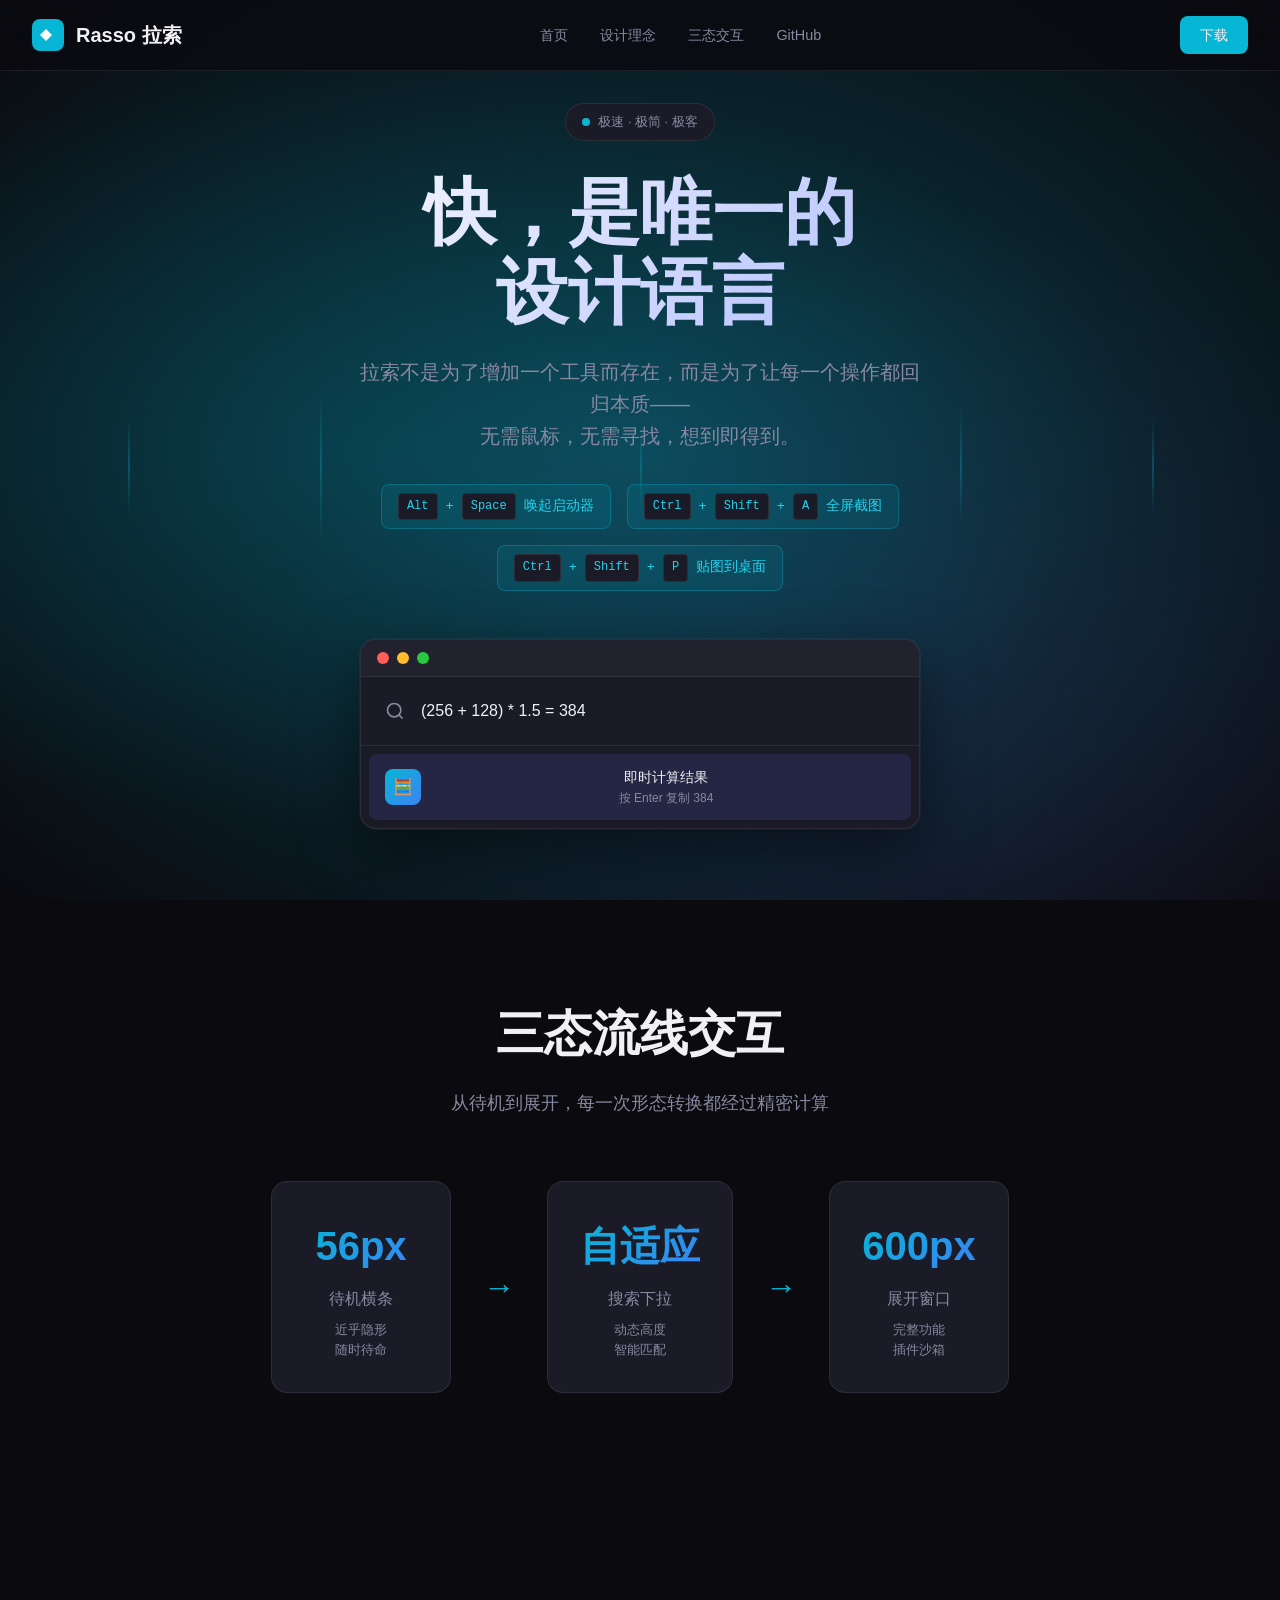
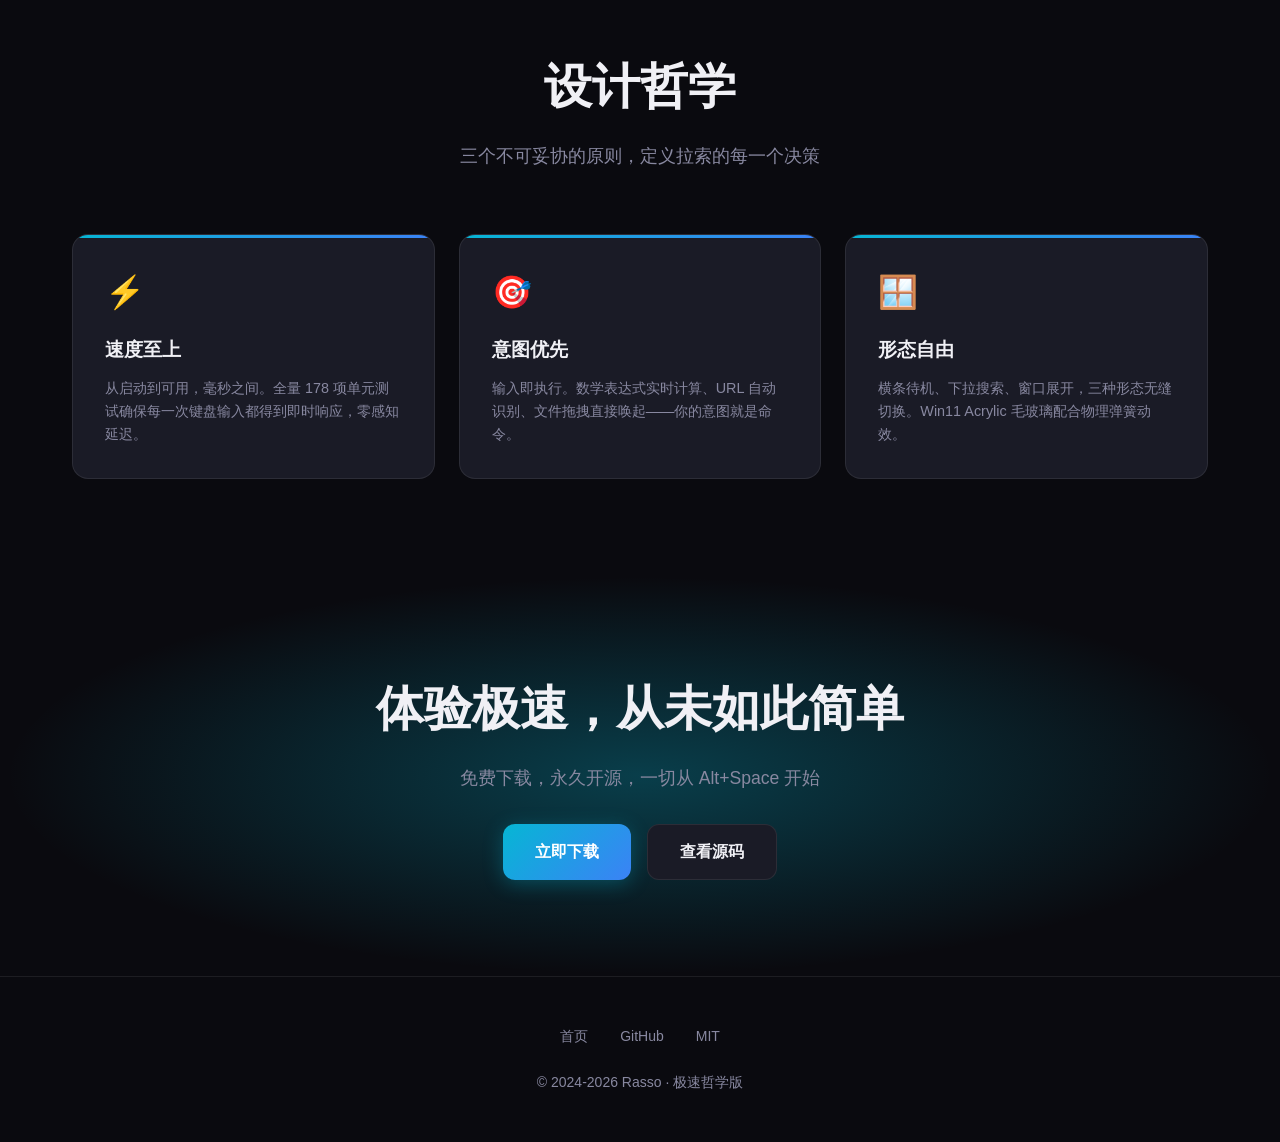
<file: v1-speed.html>
<!DOCTYPE html>
<html lang="zh-CN">
<head>
  <meta charset="UTF-8">
  <meta name="viewport" content="width=device-width, initial-scale=1.0">
  <title>拉索 Rasso — 极速哲学 | 新一代桌面启动器</title>
  <link rel="stylesheet" href="css/style.css">
  <style>
    :root {
      --accent: #06b6d4;
      --accent-light: #22d3ee;
      --accent-glow: rgba(6, 182, 212, 0.3);
      --gradient-1: linear-gradient(135deg, #06b6d4, #3b82f6);
      --gradient-2: linear-gradient(135deg, #8b5cf6, #06b6d4);
    }
    .speed-line {
      position: absolute;
      width: 2px;
      background: linear-gradient(to bottom, transparent, var(--accent), transparent);
      animation: speedLine 2s linear infinite;
      opacity: 0.3;
    }
    @keyframes speedLine {
      0% { transform: translateY(-100px); opacity: 0; }
      50% { opacity: 0.5; }
      100% { transform: translateY(100vh); opacity: 0; }
    }
    .hero.speed-hero {
      background: radial-gradient(ellipse at 30% 50%, rgba(6, 182, 212, 0.15) 0%, transparent 60%),
                  radial-gradient(ellipse at 70% 80%, rgba(139, 92, 246, 0.1) 0%, transparent 50%);
    }
    .phase-demo {
      display: flex;
      justify-content: center;
      gap: 2rem;
      margin: 4rem 0;
      flex-wrap: wrap;
    }
    .phase-card {
      background: var(--bg-card);
      border: 1px solid var(--border);
      border-radius: 16px;
      padding: 2rem;
      text-align: center;
      min-width: 180px;
      transition: all 0.3s;
    }
    .phase-card:hover {
      border-color: var(--accent);
      transform: scale(1.05);
    }
    .phase-card .size {
      font-size: 2.5rem;
      font-weight: 800;
      background: var(--gradient-1);
      -webkit-background-clip: text;
      -webkit-text-fill-color: transparent;
      background-clip: text;
    }
    .phase-card .label {
      color: var(--text-secondary);
      margin-top: 0.5rem;
    }
    .key-hint {
      display: inline-flex;
      align-items: center;
      gap: 0.5rem;
      padding: 0.5rem 1rem;
      background: rgba(6, 182, 212, 0.1);
      border: 1px solid rgba(6, 182, 212, 0.3);
      border-radius: 8px;
      font-family: 'SF Mono', Monaco, monospace;
      font-size: 0.85rem;
      color: var(--accent-light);
    }
    .kbd {
      padding: 0.2rem 0.5rem;
      background: var(--bg-card);
      border: 1px solid var(--border);
      border-radius: 4px;
      font-size: 0.75rem;
    }
    .flow-arrow {
      display: flex;
      align-items: center;
      justify-content: center;
      font-size: 2rem;
      color: var(--accent);
    }
    .philosophy-grid {
      display: grid;
      grid-template-columns: repeat(3, 1fr);
      gap: 1.5rem;
      margin-top: 3rem;
    }
    @media (max-width: 768px) {
      .philosophy-grid { grid-template-columns: 1fr; }
    }
    .philosophy-card {
      background: var(--bg-card);
      border: 1px solid var(--border);
      border-radius: 16px;
      padding: 2rem;
      position: relative;
      overflow: hidden;
    }
    .philosophy-card::before {
      content: '';
      position: absolute;
      top: 0;
      left: 0;
      right: 0;
      height: 3px;
      background: var(--gradient-1);
    }
    .philosophy-card h3 {
      font-size: 1.2rem;
      margin-bottom: 0.75rem;
    }
    .philosophy-card p {
      color: var(--text-secondary);
      font-size: 0.9rem;
    }
    .philosophy-card .icon {
      font-size: 2rem;
      margin-bottom: 1rem;
    }
  </style>
</head>
<body>
  <nav class="nav">
    <a href="index.html" class="nav-logo">
      <svg viewBox="0 0 32 32" fill="none" width="32" height="32">
        <rect width="32" height="32" rx="8" fill="url(#logo-grad-cyan)"/>
        <path d="M8 16L14 10L20 16L14 22L8 16Z" fill="white"/>
        <defs>
          <linearGradient id="logo-grad-cyan" x1="0" y1="0" x2="32" y2="32">
            <stop stop-color="#06b6d4"/>
            <stop offset="1" stop-color="#3b82f6"/>
          </linearGradient>
        </defs>
      </svg>
      Rasso 拉索
    </a>
    <ul class="nav-links">
      <li><a href="index.html">首页</a></li>
      <li><a href="#philosophy">设计理念</a></li>
      <li><a href="#phases">三态交互</a></li>
      <li><a href="https://github.com/hanhanpig3/rasso" target="_blank">GitHub</a></li>
    </ul>
    <a href="https://github.com/hanhanpig3/rasso/releases" class="nav-cta" target="_blank">下载</a>
  </nav>

  <section class="hero speed-hero" style="min-height:100vh;display:flex;flex-direction:column;justify-content:center;align-items:center;text-align:center;padding:6rem 2rem 4rem;position:relative;overflow:hidden;">
    <!-- Speed lines background -->
    <div class="speed-line" style="left:10%;animation-delay:0s;height:100px;"></div>
    <div class="speed-line" style="left:25%;animation-delay:0.5s;height:150px;"></div>
    <div class="speed-line" style="left:50%;animation-delay:1s;height:80px;"></div>
    <div class="speed-line" style="left:75%;animation-delay:1.5s;height:120px;"></div>
    <div class="speed-line" style="left:90%;animation-delay:0.3s;height:100px;"></div>

    <div class="hero-content" style="position:relative;z-index:1;">
      <div class="hero-badge">
        <span style="background:#06b6d4;"></span>
        极速 · 极简 · 极客
      </div>
      <h1>快，是唯一的<br>设计语言</h1>
      <p style="max-width:560px;margin:1rem auto 2rem;">
        拉索不是为了增加一个工具而存在，而是为了让每一个操作都回归本质——<br>
        无需鼠标，无需寻找，想到即得到。
      </p>
      <div style="display:flex;gap:1rem;justify-content:center;flex-wrap:wrap;margin-bottom:3rem;">
        <span class="key-hint"><span class="kbd">Alt</span>+<span class="kbd">Space</span> 唤起启动器</span>
        <span class="key-hint"><span class="kbd">Ctrl</span>+<span class="kbd">Shift</span>+<span class="kbd">A</span> 全屏截图</span>
        <span class="key-hint"><span class="kbd">Ctrl</span>+<span class="kbd">Shift</span>+<span class="kbd">P</span> 贴图到桌面</span>
      </div>
      <div class="launcher-mockup" style="max-width:560px;margin:0 auto;">
        <div class="launcher-titlebar">
          <div class="dot dot-red"></div>
          <div class="dot dot-yellow"></div>
          <div class="dot dot-green"></div>
        </div>
        <div class="launcher-search">
          <svg viewBox="0 0 24 24" fill="none" stroke="currentColor" stroke-width="2" width="20" height="20"><circle cx="11" cy="11" r="8"/><path d="m21 21-4.35-4.35"/></svg>
          <input type="text" placeholder="搜索应用..." readonly value="(256 + 128) * 1.5 = 384">
        </div>
        <div class="launcher-results" style="padding:0.5rem;">
          <div class="launcher-item active">
            <div class="launcher-item-icon" style="background:linear-gradient(135deg,#06b6d4,#3b82f6);">🧮</div>
            <div class="launcher-item-text">
              <div class="launcher-item-title">即时计算结果</div>
              <div class="launcher-item-sub">按 Enter 复制 384</div>
            </div>
          </div>
        </div>
      </div>
    </div>
  </section>

  <section class="section" id="phases">
    <div class="section-header">
      <h2>三态流线交互</h2>
      <p>从待机到展开，每一次形态转换都经过精密计算</p>
    </div>
    <div class="phase-demo">
      <div class="phase-card">
        <div class="size">56px</div>
        <div class="label">待机横条</div>
        <div style="color:var(--text-secondary);font-size:0.8rem;margin-top:0.5rem;">近乎隐形<br>随时待命</div>
      </div>
      <div class="flow-arrow">→</div>
      <div class="phase-card">
        <div class="size">自适应</div>
        <div class="label">搜索下拉</div>
        <div style="color:var(--text-secondary);font-size:0.8rem;margin-top:0.5rem;">动态高度<br>智能匹配</div>
      </div>
      <div class="flow-arrow">→</div>
      <div class="phase-card">
        <div class="size">600px</div>
        <div class="label">展开窗口</div>
        <div style="color:var(--text-secondary);font-size:0.8rem;margin-top:0.5rem;">完整功能<br>插件沙箱</div>
      </div>
    </div>
  </section>

  <section class="section" id="philosophy">
    <div class="section-header">
      <h2>设计哲学</h2>
      <p>三个不可妥协的原则，定义拉索的每一个决策</p>
    </div>
    <div class="philosophy-grid">
      <div class="philosophy-card">
        <div class="icon">⚡</div>
        <h3>速度至上</h3>
        <p>从启动到可用，毫秒之间。全量 178 项单元测试确保每一次键盘输入都得到即时响应，零感知延迟。</p>
      </div>
      <div class="philosophy-card">
        <div class="icon">🎯</div>
        <h3>意图优先</h3>
        <p>输入即执行。数学表达式实时计算、URL 自动识别、文件拖拽直接唤起——你的意图就是命令。</p>
      </div>
      <div class="philosophy-card">
        <div class="icon">🪟</div>
        <h3>形态自由</h3>
        <p>横条待机、下拉搜索、窗口展开，三种形态无缝切换。Win11 Acrylic 毛玻璃配合物理弹簧动效。</p>
      </div>
    </div>
  </section>

  <section class="cta">
    <div class="cta-content">
      <h2>体验极速，从未如此简单</h2>
      <p>免费下载，永久开源，一切从 Alt+Space 开始</p>
      <div style="display:flex;gap:1rem;justify-content:center;flex-wrap:wrap;">
        <a href="https://github.com/hanhanpig3/rasso/releases" class="btn btn-primary" target="_blank">立即下载</a>
        <a href="https://github.com/hanhanpig3/rasso" class="btn btn-secondary" target="_blank">查看源码</a>
      </div>
    </div>
  </section>

  <footer class="footer">
    <ul class="footer-links">
      <li><a href="index.html">首页</a></li>
      <li><a href="https://github.com/hanhanpig3/rasso" target="_blank">GitHub</a></li>
      <li><a href="https://github.com/hanhanpig3/rasso/blob/master/LICENSE" target="_blank">MIT</a></li>
    </ul>
    <p>© 2024-2026 Rasso · 极速哲学版</p>
  </footer>
</body>
</html>
</file>
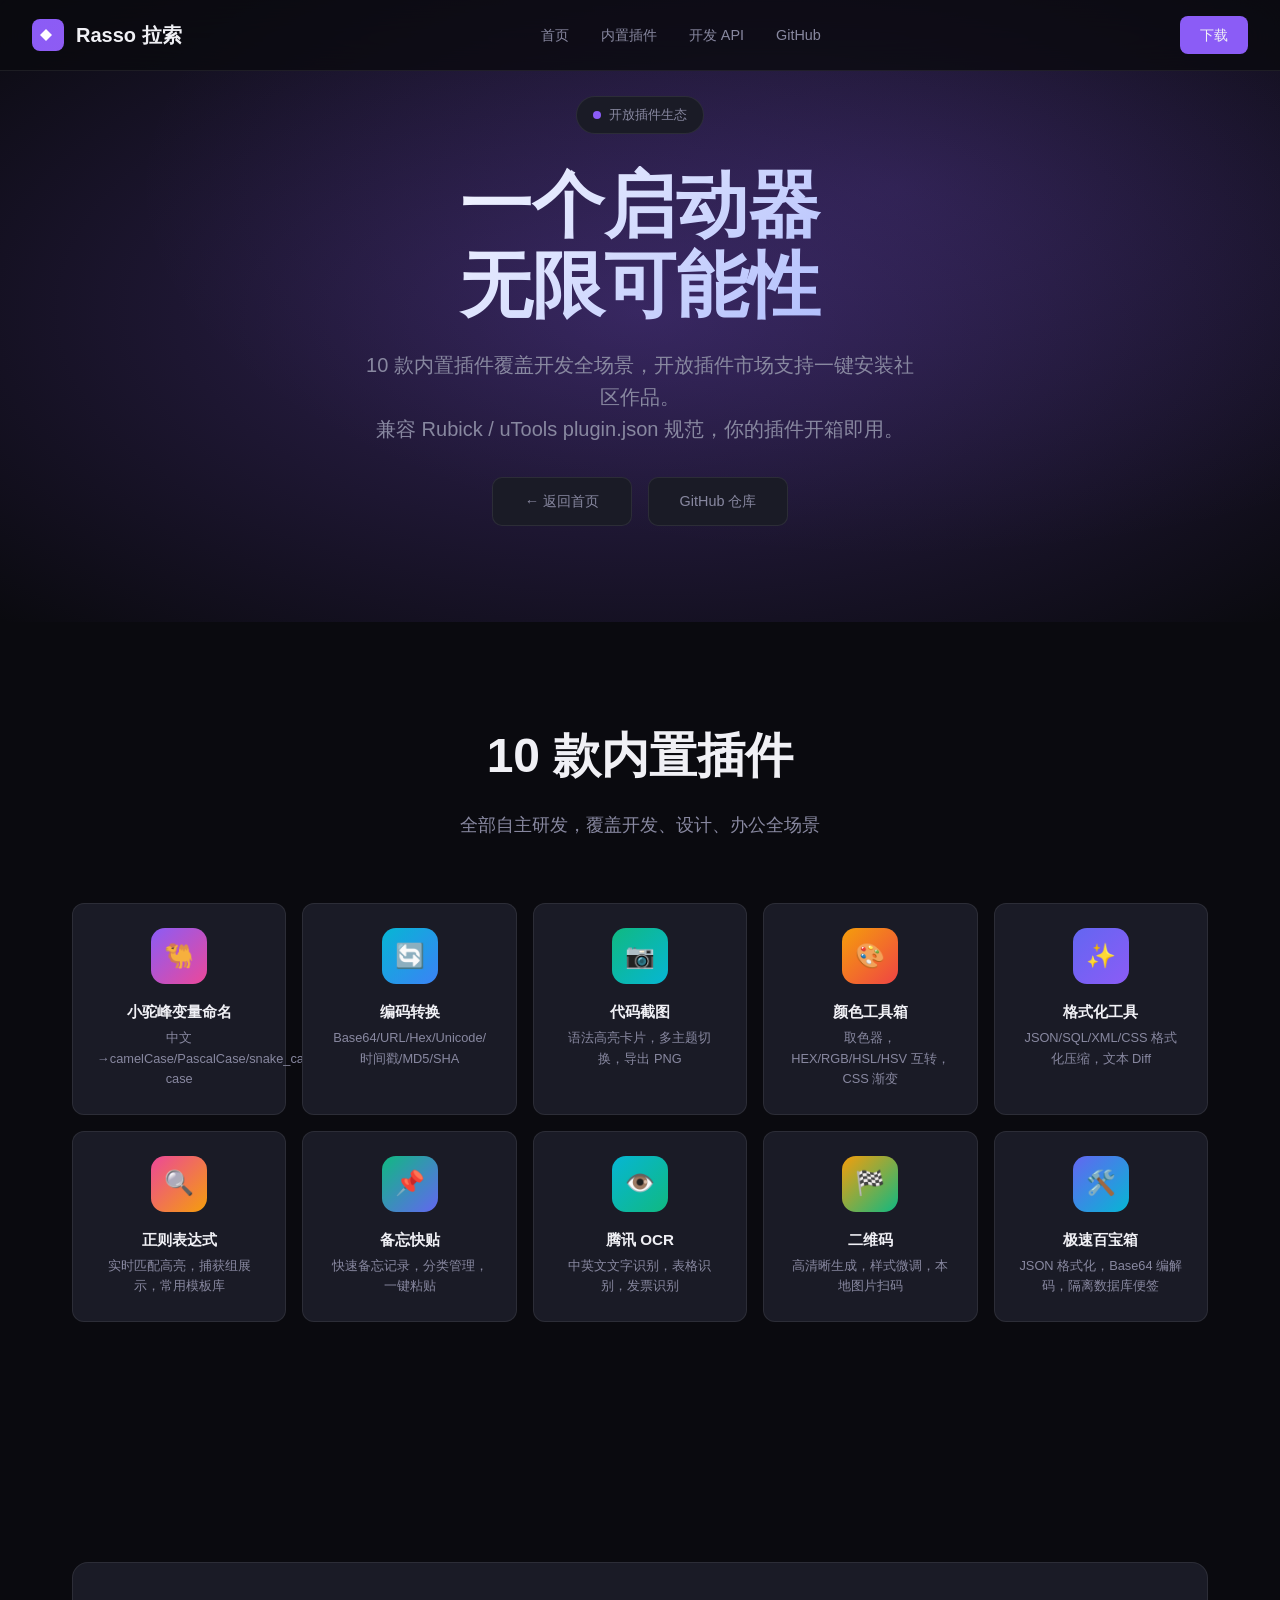
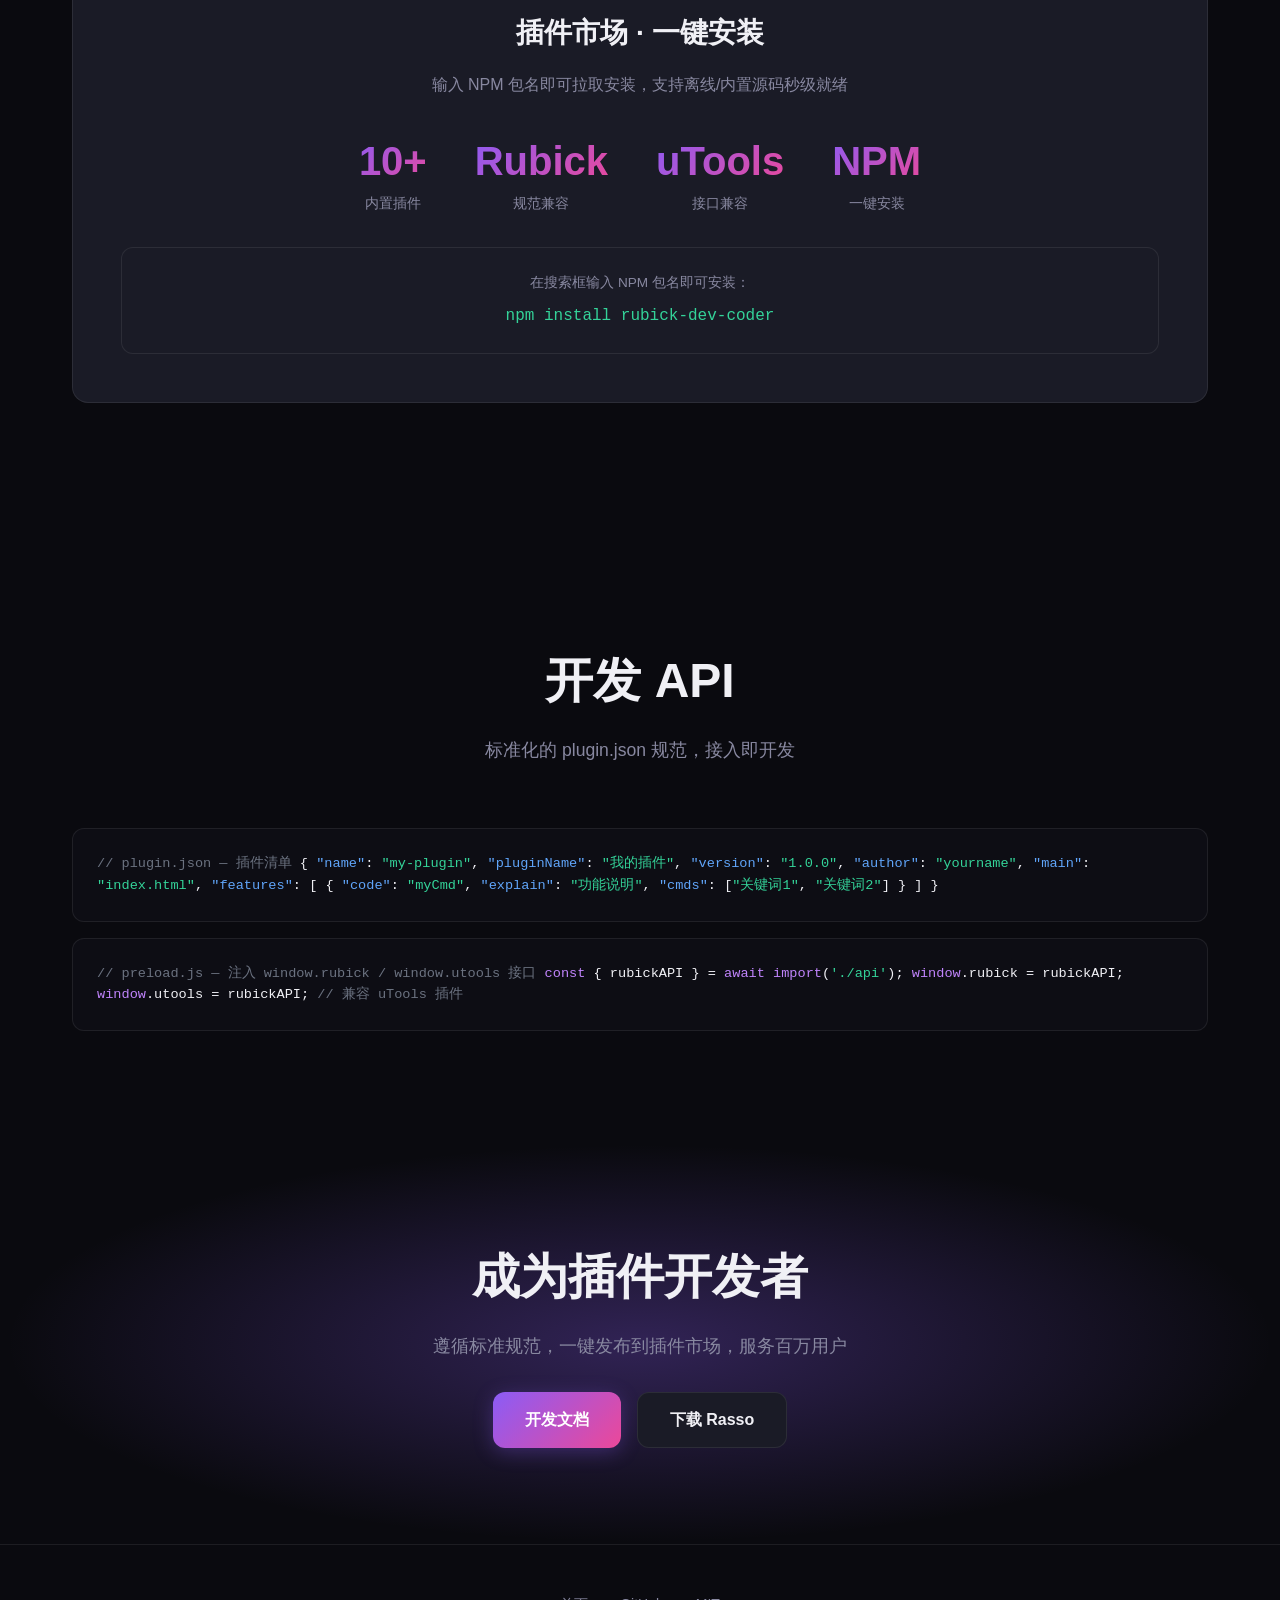
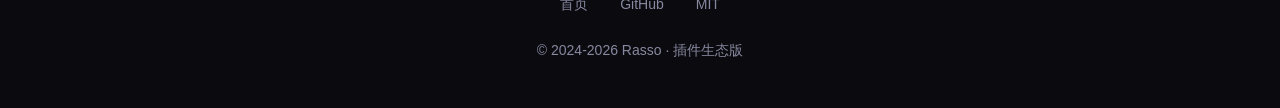
<file: v2-plugins.html>
<!DOCTYPE html>
<html lang="zh-CN">
<head>
  <meta charset="UTF-8">
  <meta name="viewport" content="width=device-width, initial-scale=1.0">
  <title>拉索 Rasso — 插件生态 | 新一代桌面启动器</title>
  <link rel="stylesheet" href="css/style.css">
  <style>
    :root {
      --accent: #8b5cf6;
      --accent-light: #a78bfa;
      --accent-glow: rgba(139, 92, 246, 0.3);
      --gradient-1: linear-gradient(135deg, #8b5cf6, #ec4899);
      --gradient-2: linear-gradient(135deg, #06b6d4, #8b5cf6);
    }
    .plugin-hero {
      background: radial-gradient(ellipse at 70% 30%, rgba(139, 92, 246, 0.15) 0%, transparent 60%);
    }
    .api-block {
      background: #0d0d14;
      border: 1px solid var(--border);
      border-radius: 12px;
      padding: 1.5rem;
      font-family: 'SF Mono', Monaco, Consolas, monospace;
      font-size: 0.85rem;
      overflow-x: auto;
      margin: 1rem 0;
    }
    .api-block .keyword { color: #c084fc; }
    .api-block .string { color: #34d399; }
    .api-block .comment { color: #6b7280; }
    .api-block .key { color: #60a5fa; }
    .market-banner {
      background: var(--bg-card);
      border: 1px solid var(--border);
      border-radius: 16px;
      padding: 3rem;
      text-align: center;
      margin: 3rem 0;
    }
    .market-banner h3 {
      font-size: 1.75rem;
      margin-bottom: 1rem;
    }
    .market-stats {
      display: flex;
      justify-content: center;
      gap: 3rem;
      margin: 2rem 0;
      flex-wrap: wrap;
    }
    .market-stat {
      text-align: center;
    }
    .market-stat .num {
      font-size: 2.5rem;
      font-weight: 800;
      background: var(--gradient-1);
      -webkit-background-clip: text;
      -webkit-text-fill-color: transparent;
      background-clip: text;
    }
    .market-stat .label {
      color: var(--text-secondary);
      font-size: 0.85rem;
    }
    .install-demo {
      background: var(--bg-card);
      border: 1px solid var(--border);
      border-radius: 12px;
      padding: 1.5rem;
      margin-top: 2rem;
    }
    .install-demo code {
      color: #34d399;
      font-family: 'SF Mono', Monaco, monospace;
    }
  </style>
</head>
<body>
  <nav class="nav">
    <a href="index.html" class="nav-logo">
      <svg viewBox="0 0 32 32" fill="none" width="32" height="32">
        <rect width="32" height="32" rx="8" fill="url(#logo-grad-purple)"/>
        <path d="M8 16L14 10L20 16L14 22L8 16Z" fill="white"/>
        <defs>
          <linearGradient id="logo-grad-purple" x1="0" y1="0" x2="32" y2="32">
            <stop stop-color="#8b5cf6"/>
            <stop offset="1" stop-color="#ec4899"/>
          </linearGradient>
        </defs>
      </svg>
      Rasso 拉索
    </a>
    <ul class="nav-links">
      <li><a href="index.html">首页</a></li>
      <li><a href="#plugins">内置插件</a></li>
      <li><a href="#api">开发 API</a></li>
      <li><a href="https://github.com/hanhanpig3/rasso" target="_blank">GitHub</a></li>
    </ul>
    <a href="https://github.com/hanhanpig3/rasso/releases" class="nav-cta" target="_blank">下载</a>
  </nav>

  <section class="hero plugin-hero" style="min-height:60vh;display:flex;flex-direction:column;justify-content:center;align-items:center;text-align:center;padding:6rem 2rem 4rem;">
    <div class="hero-content">
      <div class="hero-badge">
        <span style="background:#8b5cf6;"></span>
        开放插件生态
      </div>
      <h1>一个启动器<br>无限可能性</h1>
      <p style="max-width:560px;margin:1rem auto 2rem;">
        10 款内置插件覆盖开发全场景，开放插件市场支持一键安装社区作品。<br>
        兼容 Rubick / uTools plugin.json 规范，你的插件开箱即用。
      </p>
      <div class="version-selector" style="margin-top:2rem;">
        <a href="index.html" class="version-btn">← 返回首页</a>
        <a href="https://github.com/hanhanpig3/rasso" class="version-btn">GitHub 仓库</a>
      </div>
    </div>
  </section>

  <section class="section" id="plugins">
    <div class="section-header">
      <h2>10 款内置插件</h2>
      <p>全部自主研发，覆盖开发、设计、办公全场景</p>
    </div>
    <div class="plugin-grid">
      <div class="plugin-card">
        <div class="plugin-icon" style="background:linear-gradient(135deg,#8b5cf6,#ec4899);">🐫</div>
        <h4>小驼峰变量命名</h4>
        <p>中文→camelCase/PascalCase/snake_case/kebab-case</p>
      </div>
      <div class="plugin-card">
        <div class="plugin-icon" style="background:linear-gradient(135deg,#06b6d4,#3b82f6);">🔄</div>
        <h4>编码转换</h4>
        <p>Base64/URL/Hex/Unicode/时间戳/MD5/SHA</p>
      </div>
      <div class="plugin-card">
        <div class="plugin-icon" style="background:linear-gradient(135deg,#10b981,#06b6d4);">📷</div>
        <h4>代码截图</h4>
        <p>语法高亮卡片，多主题切换，导出 PNG</p>
      </div>
      <div class="plugin-card">
        <div class="plugin-icon" style="background:linear-gradient(135deg,#f59e0b,#ef4444);">🎨</div>
        <h4>颜色工具箱</h4>
        <p>取色器，HEX/RGB/HSL/HSV 互转，CSS 渐变</p>
      </div>
      <div class="plugin-card">
        <div class="plugin-icon" style="background:linear-gradient(135deg,#6366f1,#8b5cf6);">✨</div>
        <h4>格式化工具</h4>
        <p>JSON/SQL/XML/CSS 格式化压缩，文本 Diff</p>
      </div>
      <div class="plugin-card">
        <div class="plugin-icon" style="background:linear-gradient(135deg,#ec4899,#f59e0b);">🔍</div>
        <h4>正则表达式</h4>
        <p>实时匹配高亮，捕获组展示，常用模板库</p>
      </div>
      <div class="plugin-card">
        <div class="plugin-icon" style="background:linear-gradient(135deg,#10b981,#6366f1);">📌</div>
        <h4>备忘快贴</h4>
        <p>快速备忘记录，分类管理，一键粘贴</p>
      </div>
      <div class="plugin-card">
        <div class="plugin-icon" style="background:linear-gradient(135deg,#06b6d4,#10b981);">👁️</div>
        <h4>腾讯 OCR</h4>
        <p>中英文文字识别，表格识别，发票识别</p>
      </div>
      <div class="plugin-card">
        <div class="plugin-icon" style="background:linear-gradient(135deg,#f59e0b,#10b981);">🏁</div>
        <h4>二维码</h4>
        <p>高清晰生成，样式微调，本地图片扫码</p>
      </div>
      <div class="plugin-card">
        <div class="plugin-icon" style="background:linear-gradient(135deg,#6366f1,#06b6d4);">🛠️</div>
        <h4>极速百宝箱</h4>
        <p>JSON 格式化，Base64 编解码，隔离数据库便签</p>
      </div>
    </div>
  </section>

  <section class="section" id="market">
    <div class="market-banner">
      <h3>插件市场 · 一键安装</h3>
      <p style="color:var(--text-secondary);">输入 NPM 包名即可拉取安装，支持离线/内置源码秒级就绪</p>
      <div class="market-stats">
        <div class="market-stat">
          <div class="num">10+</div>
          <div class="label">内置插件</div>
        </div>
        <div class="market-stat">
          <div class="num">Rubick</div>
          <div class="label">规范兼容</div>
        </div>
        <div class="market-stat">
          <div class="num">uTools</div>
          <div class="label">接口兼容</div>
        </div>
        <div class="market-stat">
          <div class="num">NPM</div>
          <div class="label">一键安装</div>
        </div>
      </div>
      <div class="install-demo">
        <div style="color:var(--text-secondary);font-size:0.85rem;margin-bottom:0.5rem;">在搜索框输入 NPM 包名即可安装：</div>
        <code>npm install rubick-dev-coder</code>
      </div>
    </div>
  </section>

  <section class="section" id="api">
    <div class="section-header">
      <h2>开发 API</h2>
      <p>标准化的 plugin.json 规范，接入即开发</p>
    </div>
    <div class="api-block">
<span class="comment">// plugin.json — 插件清单</span>
{
  <span class="key">"name"</span>: <span class="string">"my-plugin"</span>,
  <span class="key">"pluginName"</span>: <span class="string">"我的插件"</span>,
  <span class="key">"version"</span>: <span class="string">"1.0.0"</span>,
  <span class="key">"author"</span>: <span class="string">"yourname"</span>,
  <span class="key">"main"</span>: <span class="string">"index.html"</span>,
  <span class="key">"features"</span>: [
    {
      <span class="key">"code"</span>: <span class="string">"myCmd"</span>,
      <span class="key">"explain"</span>: <span class="string">"功能说明"</span>,
      <span class="key">"cmds"</span>: [<span class="string">"关键词1"</span>, <span class="string">"关键词2"</span>]
    }
  ]
}
    </div>
    <div class="api-block">
<span class="comment">// preload.js — 注入 window.rubick / window.utools 接口</span>
<span class="keyword">const</span> { rubickAPI } = <span class="keyword">await</span> <span class="keyword">import</span>(<span class="string">'./api'</span>);
<span class="keyword">window</span>.rubick = rubickAPI;
<span class="keyword">window</span>.utools = rubickAPI; <span class="comment">// 兼容 uTools 插件</span>
    </div>
  </section>

  <section class="cta">
    <div class="cta-content">
      <h2>成为插件开发者</h2>
      <p>遵循标准规范，一键发布到插件市场，服务百万用户</p>
      <div style="display:flex;gap:1rem;justify-content:center;flex-wrap:wrap;">
        <a href="https://github.com/hanhanpig3/rasso" class="btn btn-primary" target="_blank">开发文档</a>
        <a href="https://github.com/hanhanpig3/rasso/releases" class="btn btn-secondary" target="_blank">下载 Rasso</a>
      </div>
    </div>
  </section>

  <footer class="footer">
    <ul class="footer-links">
      <li><a href="index.html">首页</a></li>
      <li><a href="https://github.com/hanhanpig3/rasso" target="_blank">GitHub</a></li>
      <li><a href="https://github.com/hanhanpig3/rasso/blob/master/LICENSE" target="_blank">MIT</a></li>
    </ul>
    <p>© 2024-2026 Rasso · 插件生态版</p>
  </footer>
</body>
</html>
</file>
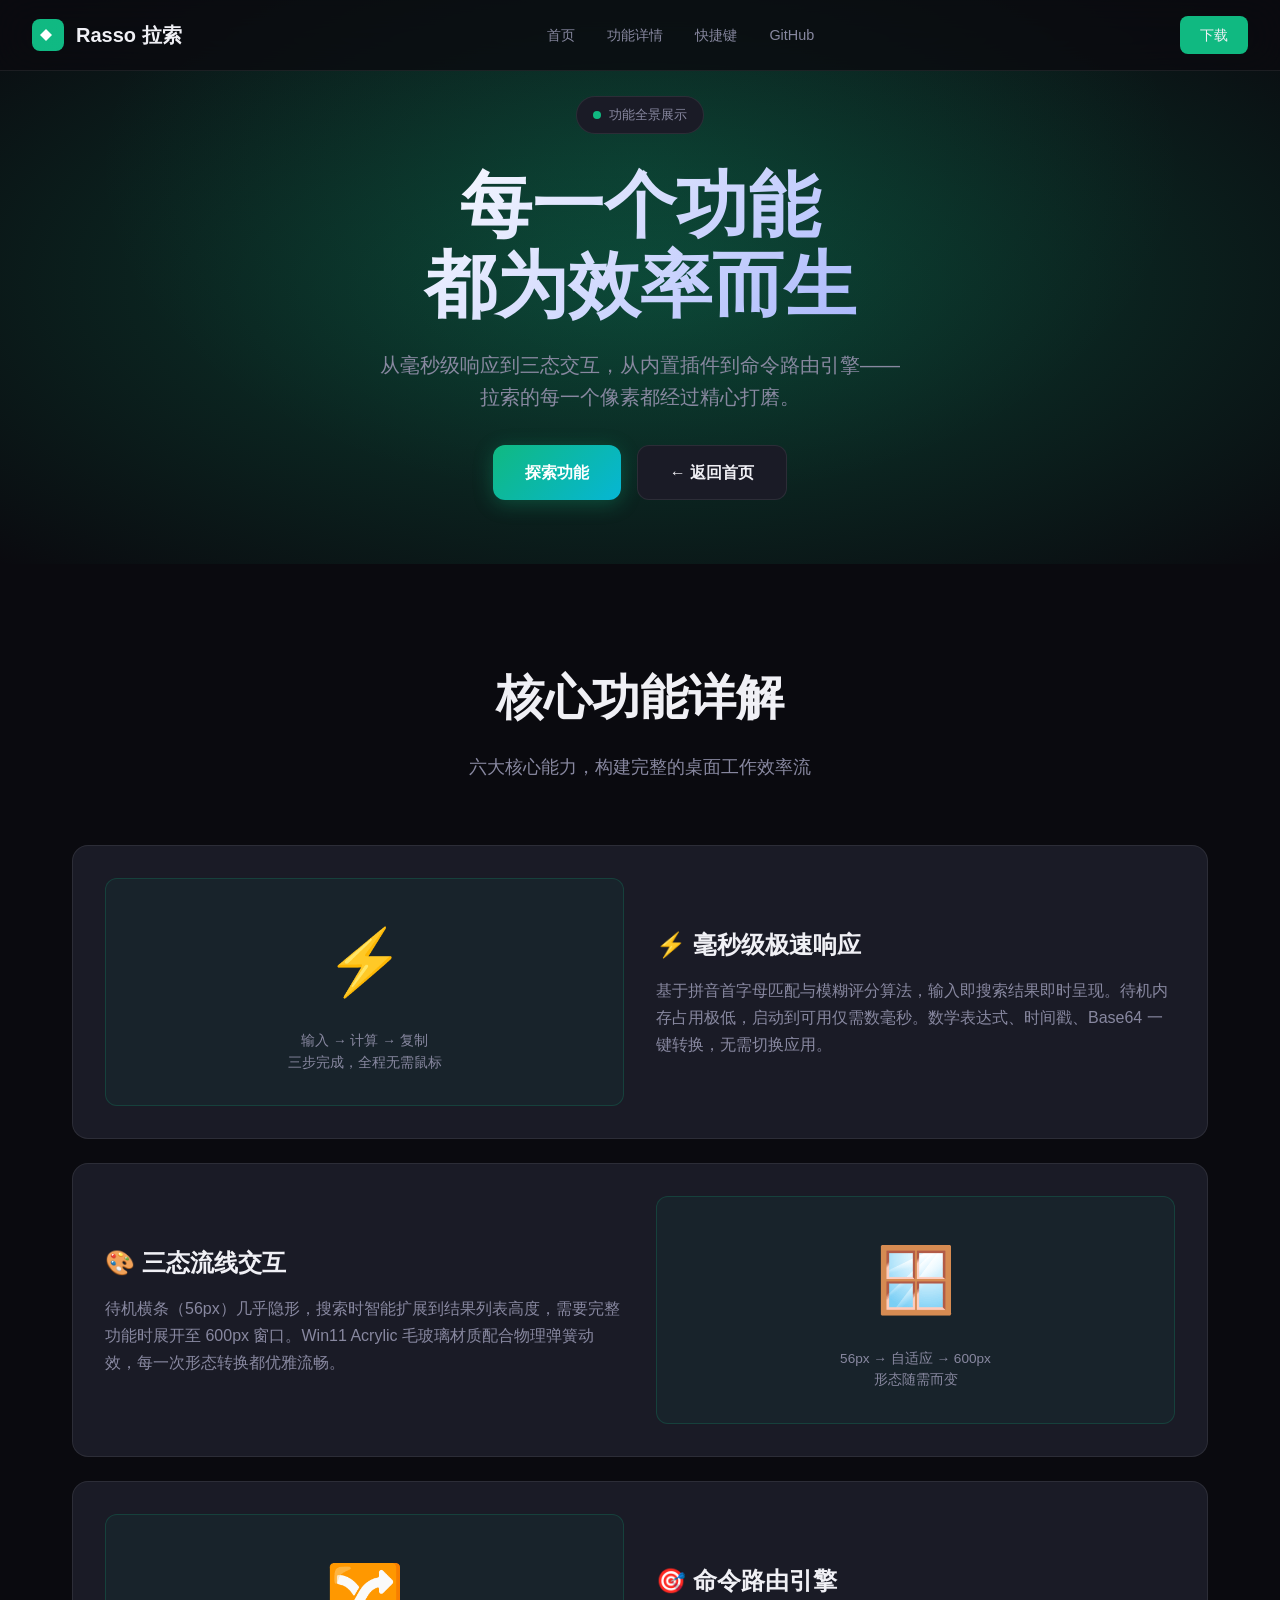
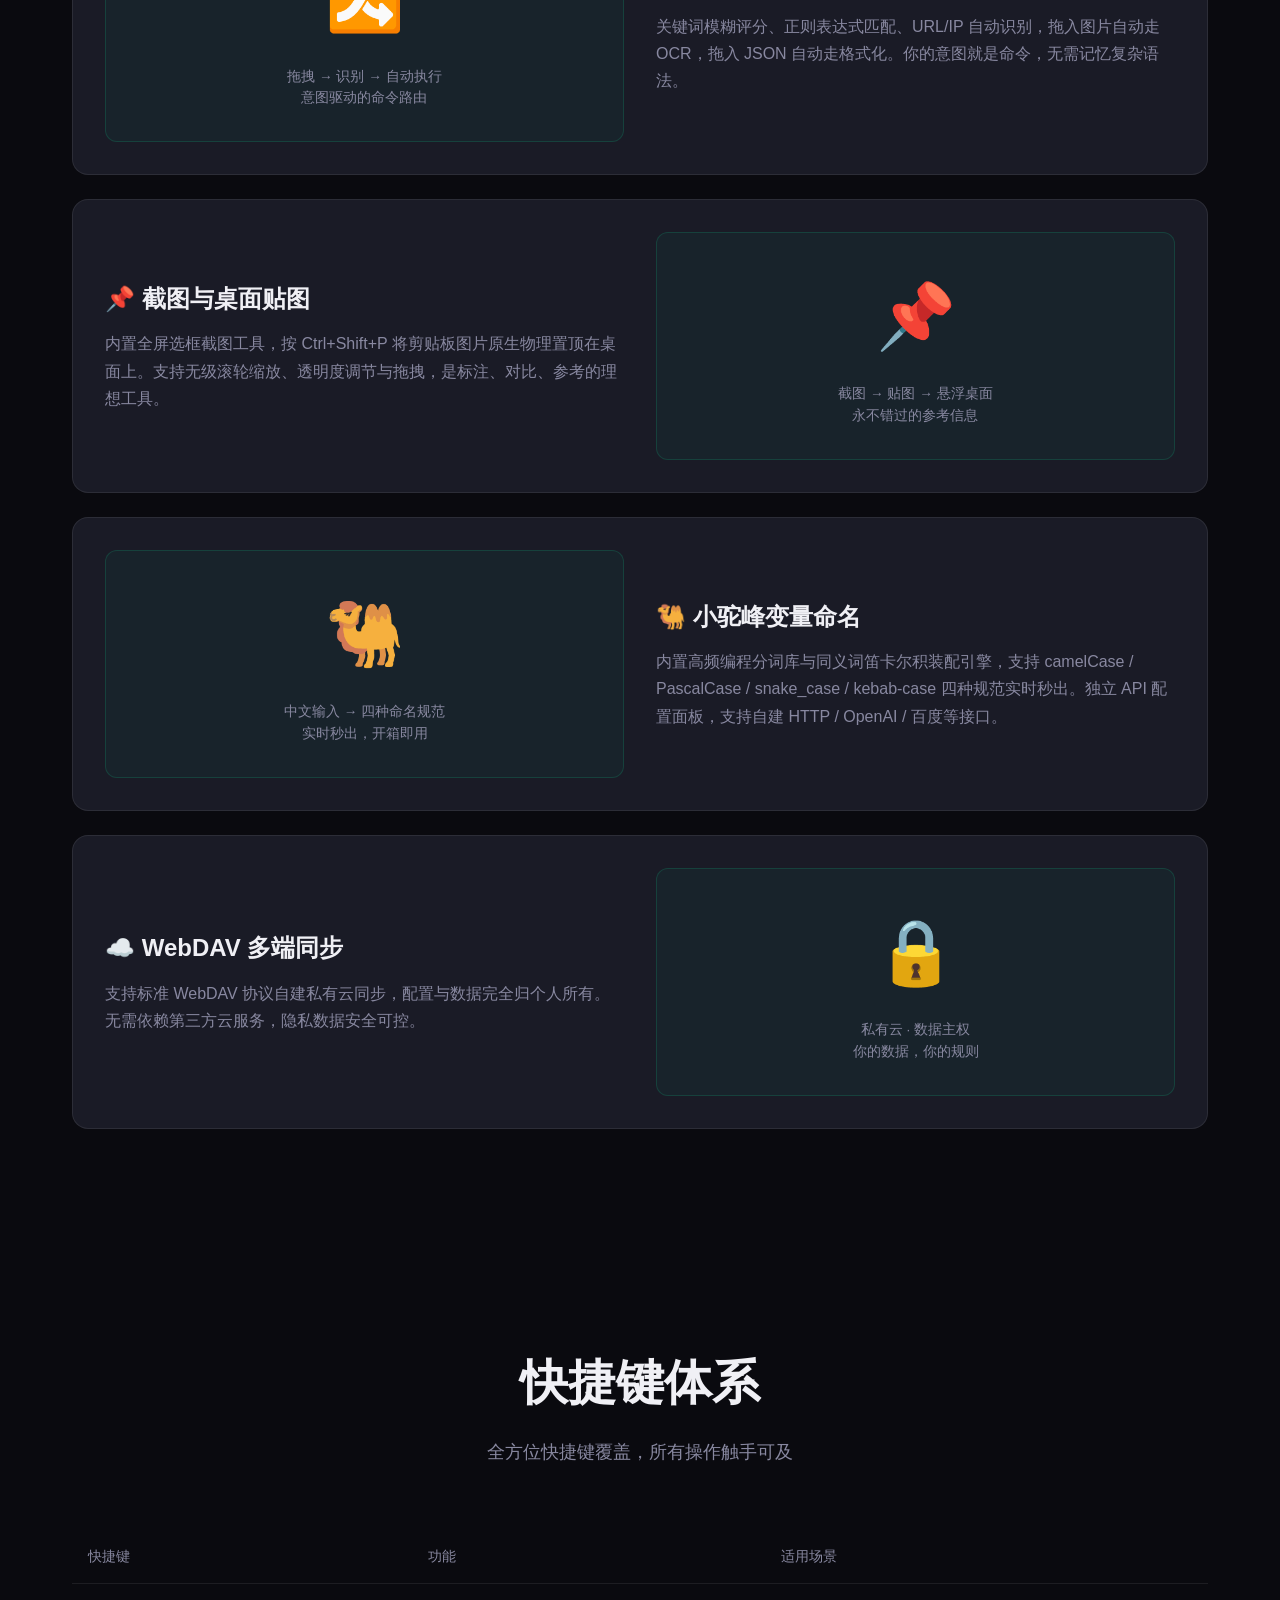
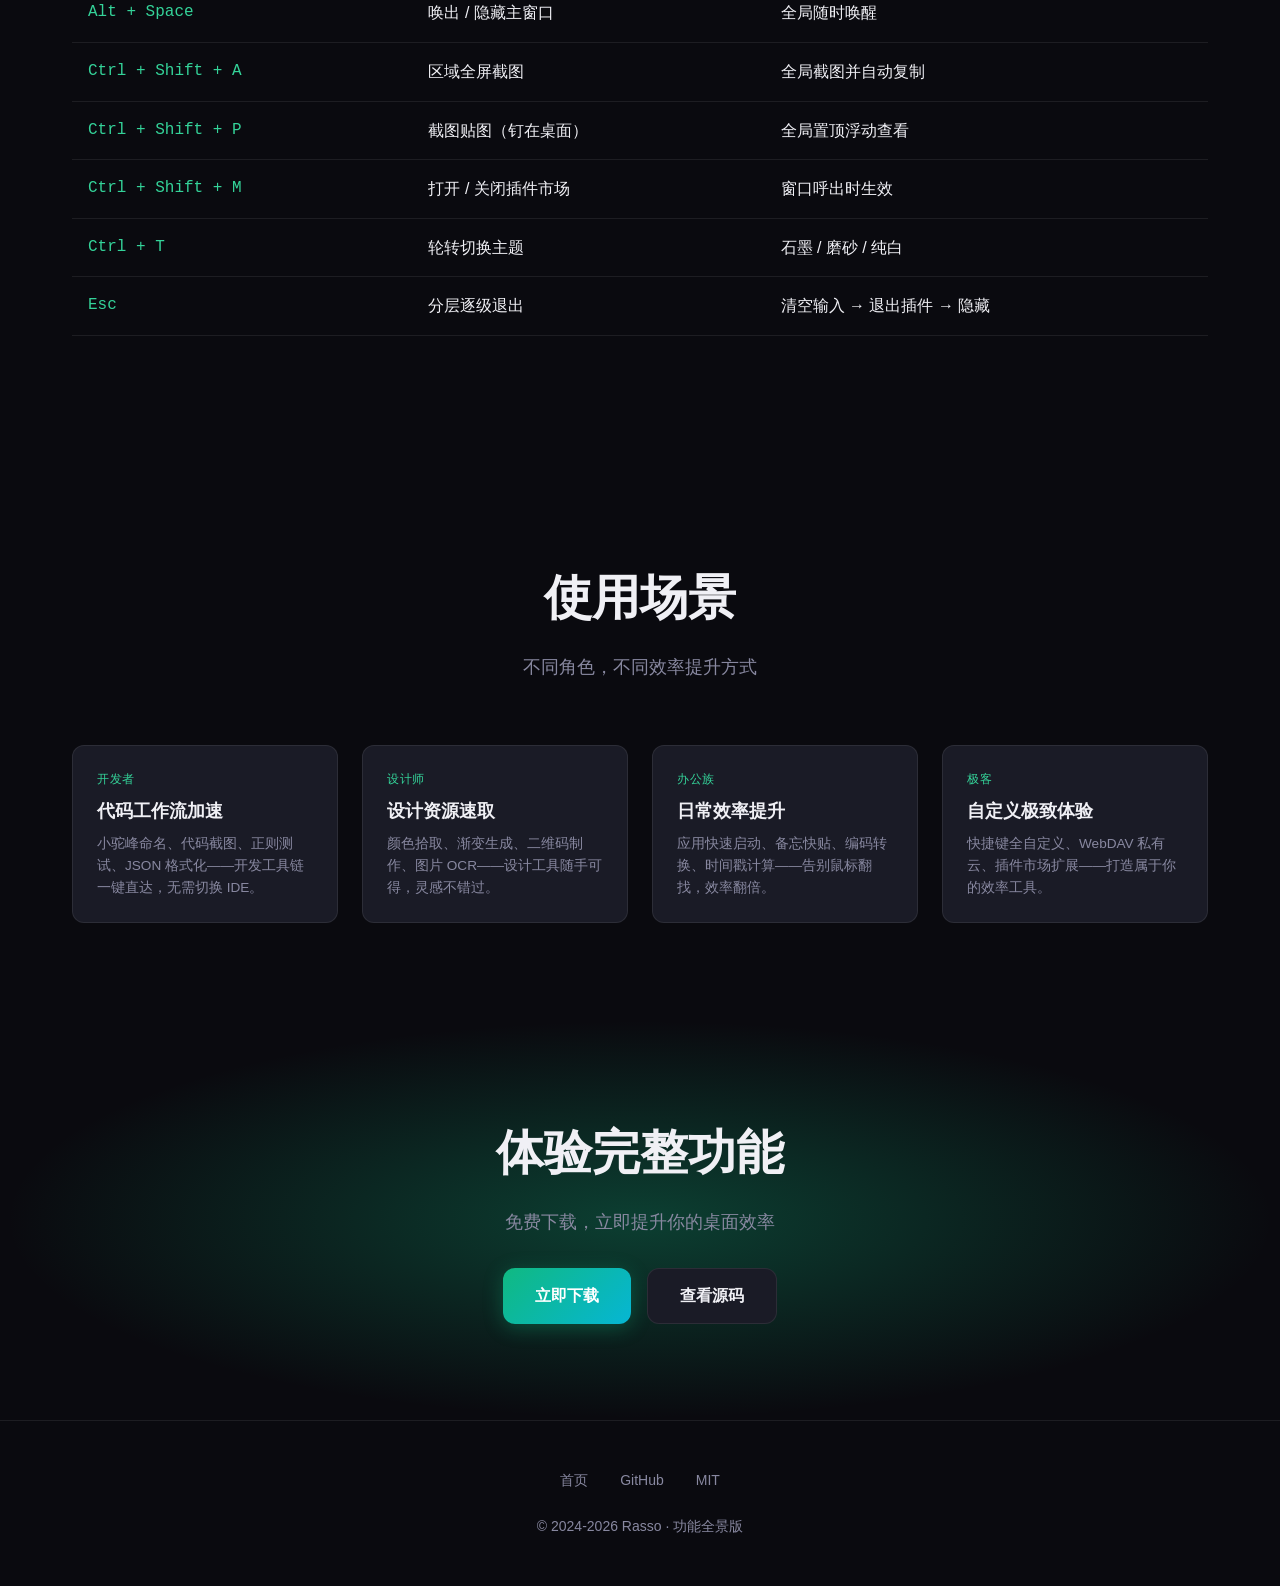
<file: v3-features.html>
<!DOCTYPE html>
<html lang="zh-CN">
<head>
  <meta charset="UTF-8">
  <meta name="viewport" content="width=device-width, initial-scale=1.0">
  <title>拉索 Rasso — 功能全景 | 新一代桌面启动器</title>
  <link rel="stylesheet" href="css/style.css">
  <style>
    :root {
      --accent: #10b981;
      --accent-light: #34d399;
      --accent-glow: rgba(16, 185, 129, 0.3);
      --gradient-1: linear-gradient(135deg, #10b981, #06b6d4);
      --gradient-2: linear-gradient(135deg, #3b82f6, #10b981);
    }
    .feature-hero {
      background: radial-gradient(ellipse at 50% 30%, rgba(16, 185, 129, 0.12) 0%, transparent 60%);
    }
    .feature-detail-card {
      background: var(--bg-card);
      border: 1px solid var(--border);
      border-radius: 16px;
      padding: 2rem;
      display: grid;
      grid-template-columns: 1fr 1fr;
      gap: 2rem;
      align-items: center;
      margin-bottom: 1.5rem;
    }
    .feature-detail-card:nth-child(even) {
      direction: rtl;
    }
    .feature-detail-card:nth-child(even) > * {
      direction: ltr;
    }
    .feature-text h3 {
      font-size: 1.5rem;
      margin-bottom: 0.75rem;
    }
    .feature-text p {
      color: var(--text-secondary);
      line-height: 1.7;
    }
    .feature-visual {
      background: rgba(16, 185, 129, 0.05);
      border: 1px solid rgba(16, 185, 129, 0.2);
      border-radius: 12px;
      padding: 2rem;
      text-align: center;
      min-height: 200px;
      display: flex;
      flex-direction: column;
      align-items: center;
      justify-content: center;
    }
    .feature-visual .emoji {
      font-size: 4rem;
      margin-bottom: 1rem;
    }
    .feature-visual .desc {
      color: var(--text-secondary);
      font-size: 0.85rem;
    }
    .shortcut-table {
      width: 100%;
      border-collapse: collapse;
      margin: 2rem 0;
    }
    .shortcut-table th,
    .shortcut-table td {
      padding: 1rem;
      text-align: left;
      border-bottom: 1px solid var(--border);
    }
    .shortcut-table th {
      color: var(--text-secondary);
      font-weight: 500;
      font-size: 0.85rem;
    }
    .shortcut-table td:first-child {
      font-family: 'SF Mono', Monaco, monospace;
      color: var(--accent-light);
    }
    .scenario-cards {
      display: grid;
      grid-template-columns: repeat(auto-fit, minmax(250px, 1fr));
      gap: 1.5rem;
    }
    .scenario-card {
      background: var(--bg-card);
      border: 1px solid var(--border);
      border-radius: 12px;
      padding: 1.5rem;
    }
    .scenario-card .role {
      font-size: 0.75rem;
      color: var(--accent-light);
      text-transform: uppercase;
      letter-spacing: 0.05em;
      margin-bottom: 0.5rem;
    }
    .scenario-card h4 {
      font-size: 1.1rem;
      margin-bottom: 0.5rem;
    }
    .scenario-card p {
      color: var(--text-secondary);
      font-size: 0.85rem;
    }
    @media (max-width: 768px) {
      .feature-detail-card { grid-template-columns: 1fr; }
      .feature-detail-card:nth-child(even) { direction: ltr; }
    }
  </style>
</head>
<body>
  <nav class="nav">
    <a href="index.html" class="nav-logo">
      <svg viewBox="0 0 32 32" fill="none" width="32" height="32">
        <rect width="32" height="32" rx="8" fill="url(#logo-grad-green)"/>
        <path d="M8 16L14 10L20 16L14 22L8 16Z" fill="white"/>
        <defs>
          <linearGradient id="logo-grad-green" x1="0" y1="0" x2="32" y2="32">
            <stop stop-color="#10b981"/>
            <stop offset="1" stop-color="#06b6d4"/>
          </linearGradient>
        </defs>
      </svg>
      Rasso 拉索
    </a>
    <ul class="nav-links">
      <li><a href="index.html">首页</a></li>
      <li><a href="#features">功能详情</a></li>
      <li><a href="#shortcuts">快捷键</a></li>
      <li><a href="https://github.com/hanhanpig3/rasso" target="_blank">GitHub</a></li>
    </ul>
    <a href="https://github.com/hanhanpig3/rasso/releases" class="nav-cta" target="_blank">下载</a>
  </nav>

  <section class="hero feature-hero" style="min-height:60vh;display:flex;flex-direction:column;justify-content:center;align-items:center;text-align:center;padding:6rem 2rem 4rem;">
    <div class="hero-content">
      <div class="hero-badge">
        <span style="background:#10b981;"></span>
        功能全景展示
      </div>
      <h1>每一个功能<br>都为效率而生</h1>
      <p style="max-width:560px;margin:1rem auto 2rem;">
        从毫秒级响应到三态交互，从内置插件到命令路由引擎——<br>
        拉索的每一个像素都经过精心打磨。
      </p>
      <div style="display:flex;gap:1rem;justify-content:center;flex-wrap:wrap;">
        <a href="#features" class="btn btn-primary">探索功能</a>
        <a href="index.html" class="btn btn-secondary">← 返回首页</a>
      </div>
    </div>
  </section>

  <section class="section" id="features">
    <div class="section-header">
      <h2>核心功能详解</h2>
      <p>六大核心能力，构建完整的桌面工作效率流</p>
    </div>

    <div class="feature-detail-card">
      <div class="feature-text">
        <h3>⚡ 毫秒级极速响应</h3>
        <p>基于拼音首字母匹配与模糊评分算法，输入即搜索结果即时呈现。待机内存占用极低，启动到可用仅需数毫秒。数学表达式、时间戳、Base64 一键转换，无需切换应用。</p>
      </div>
      <div class="feature-visual">
        <div class="emoji">⚡</div>
        <div class="desc">输入 → 计算 → 复制<br>三步完成，全程无需鼠标</div>
      </div>
    </div>

    <div class="feature-detail-card">
      <div class="feature-text">
        <h3>🎨 三态流线交互</h3>
        <p>待机横条（56px）几乎隐形，搜索时智能扩展到结果列表高度，需要完整功能时展开至 600px 窗口。Win11 Acrylic 毛玻璃材质配合物理弹簧动效，每一次形态转换都优雅流畅。</p>
      </div>
      <div class="feature-visual">
        <div class="emoji">🪟</div>
        <div class="desc">56px → 自适应 → 600px<br>形态随需而变</div>
      </div>
    </div>

    <div class="feature-detail-card">
      <div class="feature-text">
        <h3>🎯 命令路由引擎</h3>
        <p>关键词模糊评分、正则表达式匹配、URL/IP 自动识别，拖入图片自动走 OCR，拖入 JSON 自动走格式化。你的意图就是命令，无需记忆复杂语法。</p>
      </div>
      <div class="feature-visual">
        <div class="emoji">🔀</div>
        <div class="desc">拖拽 → 识别 → 自动执行<br>意图驱动的命令路由</div>
      </div>
    </div>

    <div class="feature-detail-card">
      <div class="feature-text">
        <h3>📌 截图与桌面贴图</h3>
        <p>内置全屏选框截图工具，按 Ctrl+Shift+P 将剪贴板图片原生物理置顶在桌面上。支持无级滚轮缩放、透明度调节与拖拽，是标注、对比、参考的理想工具。</p>
      </div>
      <div class="feature-visual">
        <div class="emoji">📌</div>
        <div class="desc">截图 → 贴图 → 悬浮桌面<br>永不错过的参考信息</div>
      </div>
    </div>

    <div class="feature-detail-card">
      <div class="feature-text">
        <h3>🐫 小驼峰变量命名</h3>
        <p>内置高频编程分词库与同义词笛卡尔积装配引擎，支持 camelCase / PascalCase / snake_case / kebab-case 四种规范实时秒出。独立 API 配置面板，支持自建 HTTP / OpenAI / 百度等接口。</p>
      </div>
      <div class="feature-visual">
        <div class="emoji">🐫</div>
        <div class="desc">中文输入 → 四种命名规范<br>实时秒出，开箱即用</div>
      </div>
    </div>

    <div class="feature-detail-card">
      <div class="feature-text">
        <h3>☁️ WebDAV 多端同步</h3>
        <p>支持标准 WebDAV 协议自建私有云同步，配置与数据完全归个人所有。无需依赖第三方云服务，隐私数据安全可控。</p>
      </div>
      <div class="feature-visual">
        <div class="emoji">🔒</div>
        <div class="desc">私有云 · 数据主权<br>你的数据，你的规则</div>
      </div>
    </div>
  </section>

  <section class="section" id="shortcuts">
    <div class="section-header">
      <h2>快捷键体系</h2>
      <p>全方位快捷键覆盖，所有操作触手可及</p>
    </div>
    <table class="shortcut-table">
      <thead>
        <tr><th>快捷键</th><th>功能</th><th>适用场景</th></tr>
      </thead>
      <tbody>
        <tr><td>Alt + Space</td><td>唤出 / 隐藏主窗口</td><td>全局随时唤醒</td></tr>
        <tr><td>Ctrl + Shift + A</td><td>区域全屏截图</td><td>全局截图并自动复制</td></tr>
        <tr><td>Ctrl + Shift + P</td><td>截图贴图（钉在桌面）</td><td>全局置顶浮动查看</td></tr>
        <tr><td>Ctrl + Shift + M</td><td>打开 / 关闭插件市场</td><td>窗口呼出时生效</td></tr>
        <tr><td>Ctrl + T</td><td>轮转切换主题</td><td>石墨 / 磨砂 / 纯白</td></tr>
        <tr><td>Esc</td><td>分层逐级退出</td><td>清空输入 → 退出插件 → 隐藏</td></tr>
      </tbody>
    </table>
  </section>

  <section class="section" id="scenarios">
    <div class="section-header">
      <h2>使用场景</h2>
      <p>不同角色，不同效率提升方式</p>
    </div>
    <div class="scenario-cards">
      <div class="scenario-card">
        <div class="role">开发者</div>
        <h4>代码工作流加速</h4>
        <p>小驼峰命名、代码截图、正则测试、JSON 格式化——开发工具链一键直达，无需切换 IDE。</p>
      </div>
      <div class="scenario-card">
        <div class="role">设计师</div>
        <h4>设计资源速取</h4>
        <p>颜色拾取、渐变生成、二维码制作、图片 OCR——设计工具随手可得，灵感不错过。</p>
      </div>
      <div class="scenario-card">
        <div class="role">办公族</div>
        <h4>日常效率提升</h4>
        <p>应用快速启动、备忘快贴、编码转换、时间戳计算——告别鼠标翻找，效率翻倍。</p>
      </div>
      <div class="scenario-card">
        <div class="role">极客</div>
        <h4>自定义极致体验</h4>
        <p>快捷键全自定义、WebDAV 私有云、插件市场扩展——打造属于你的效率工具。</p>
      </div>
    </div>
  </section>

  <section class="cta">
    <div class="cta-content">
      <h2>体验完整功能</h2>
      <p>免费下载，立即提升你的桌面效率</p>
      <div style="display:flex;gap:1rem;justify-content:center;flex-wrap:wrap;">
        <a href="https://github.com/hanhanpig3/rasso/releases" class="btn btn-primary" target="_blank">立即下载</a>
        <a href="https://github.com/hanhanpig3/rasso" class="btn btn-secondary" target="_blank">查看源码</a>
      </div>
    </div>
  </section>

  <footer class="footer">
    <ul class="footer-links">
      <li><a href="index.html">首页</a></li>
      <li><a href="https://github.com/hanhanpig3/rasso" target="_blank">GitHub</a></li>
      <li><a href="https://github.com/hanhanpig3/rasso/blob/master/LICENSE" target="_blank">MIT</a></li>
    </ul>
    <p>© 2024-2026 Rasso · 功能全景版</p>
  </footer>
</body>
</html>
</file>
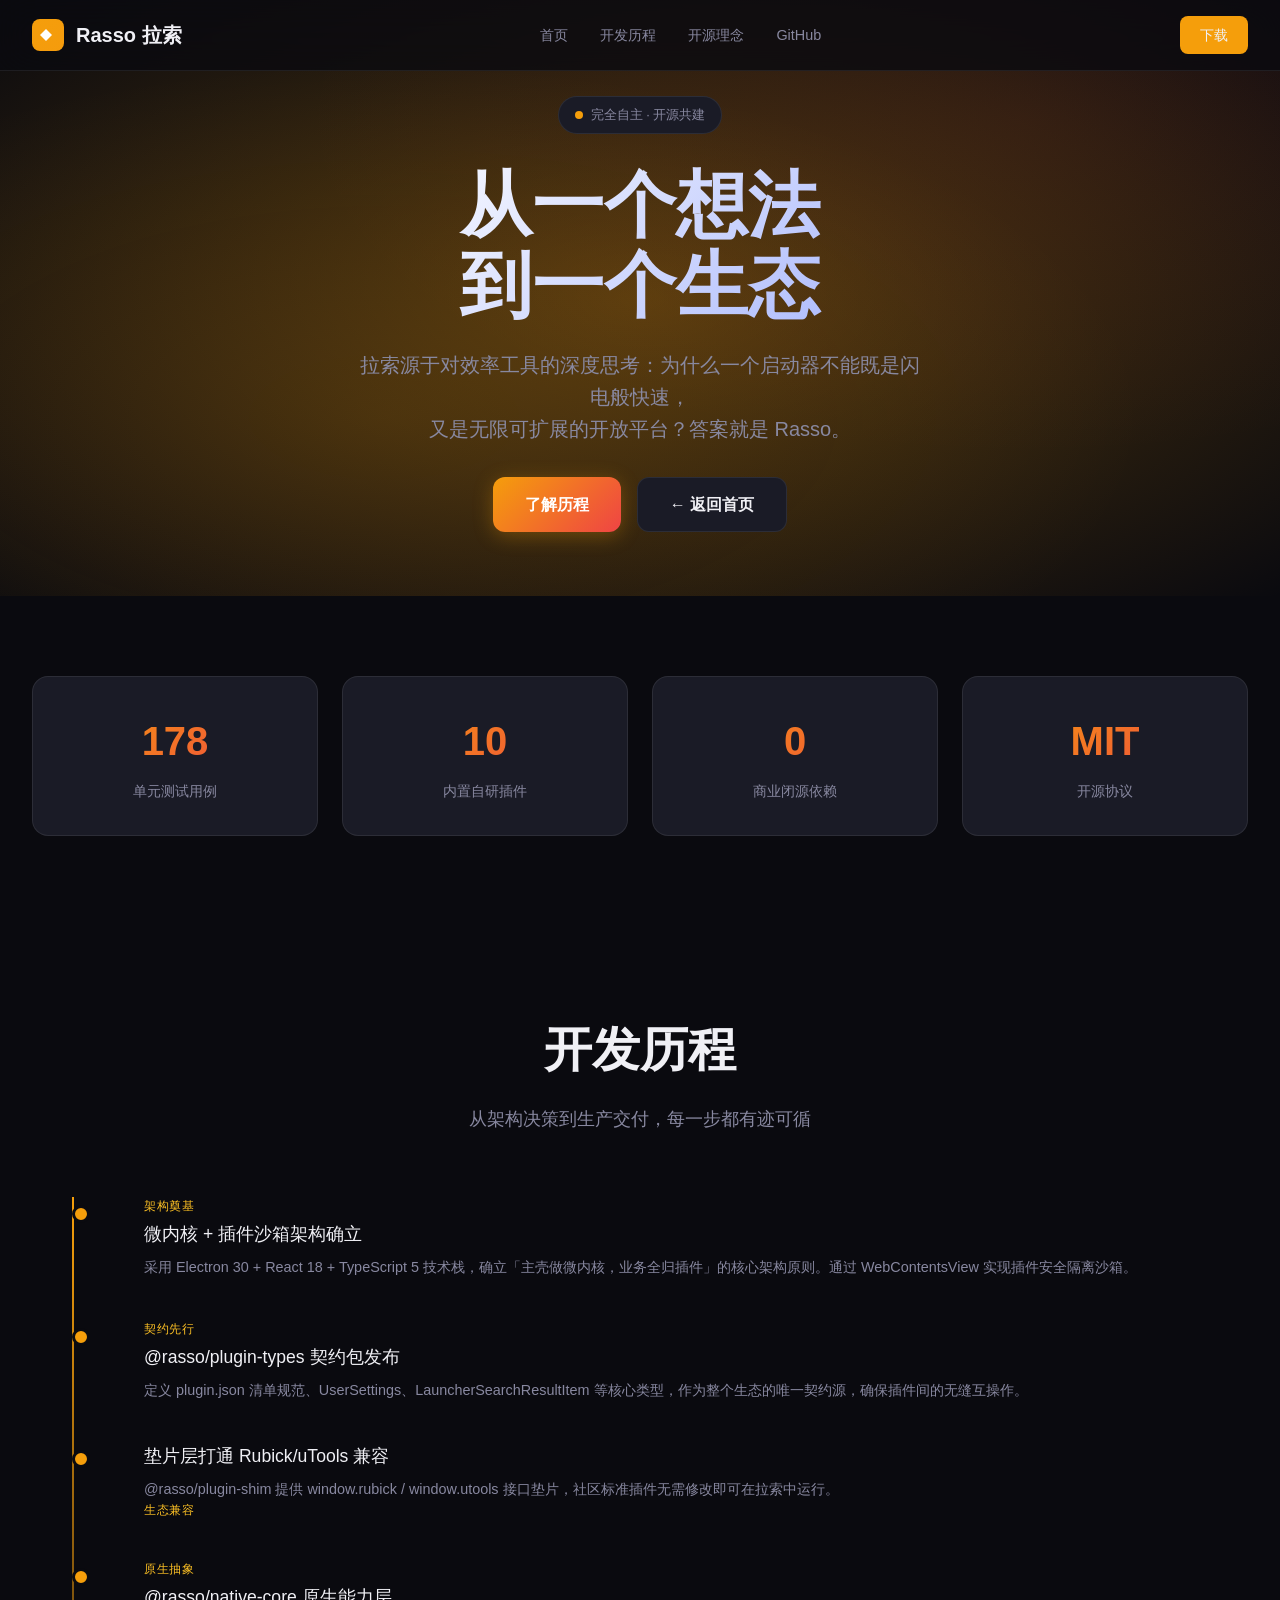
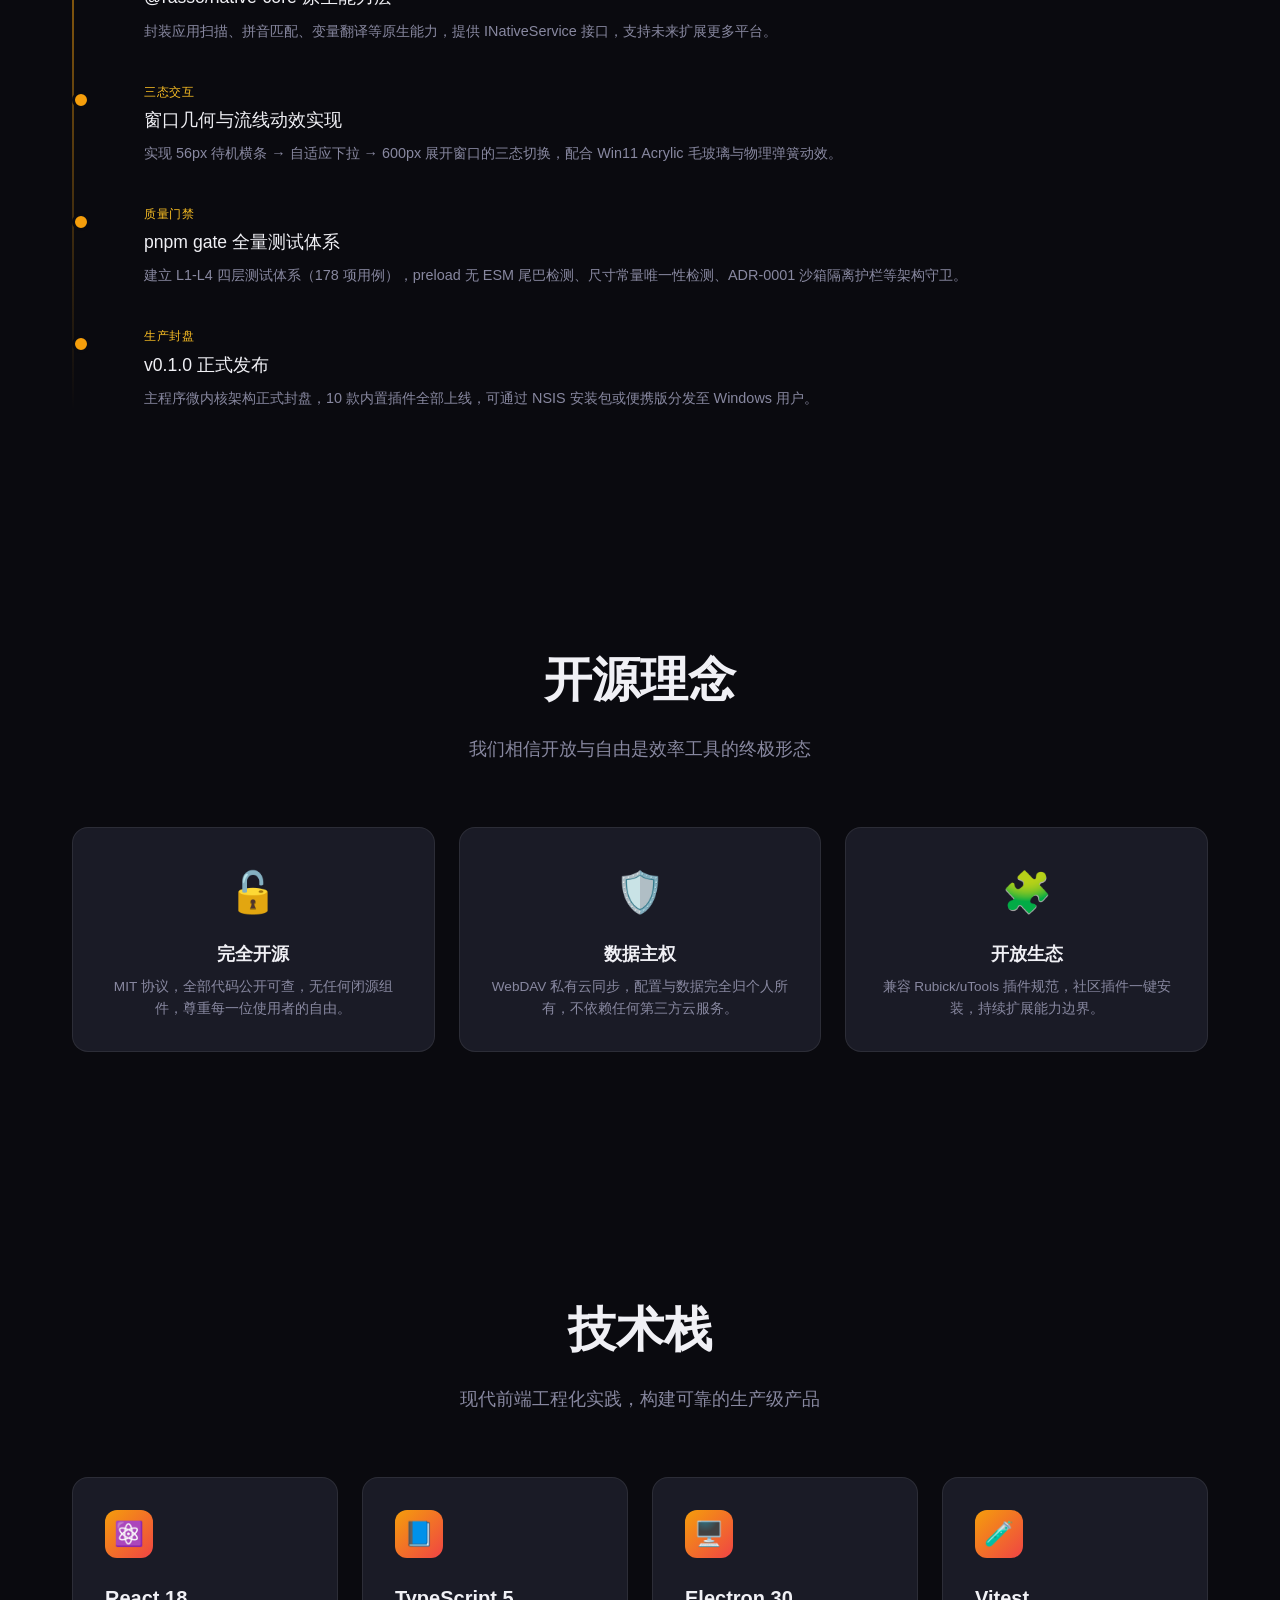
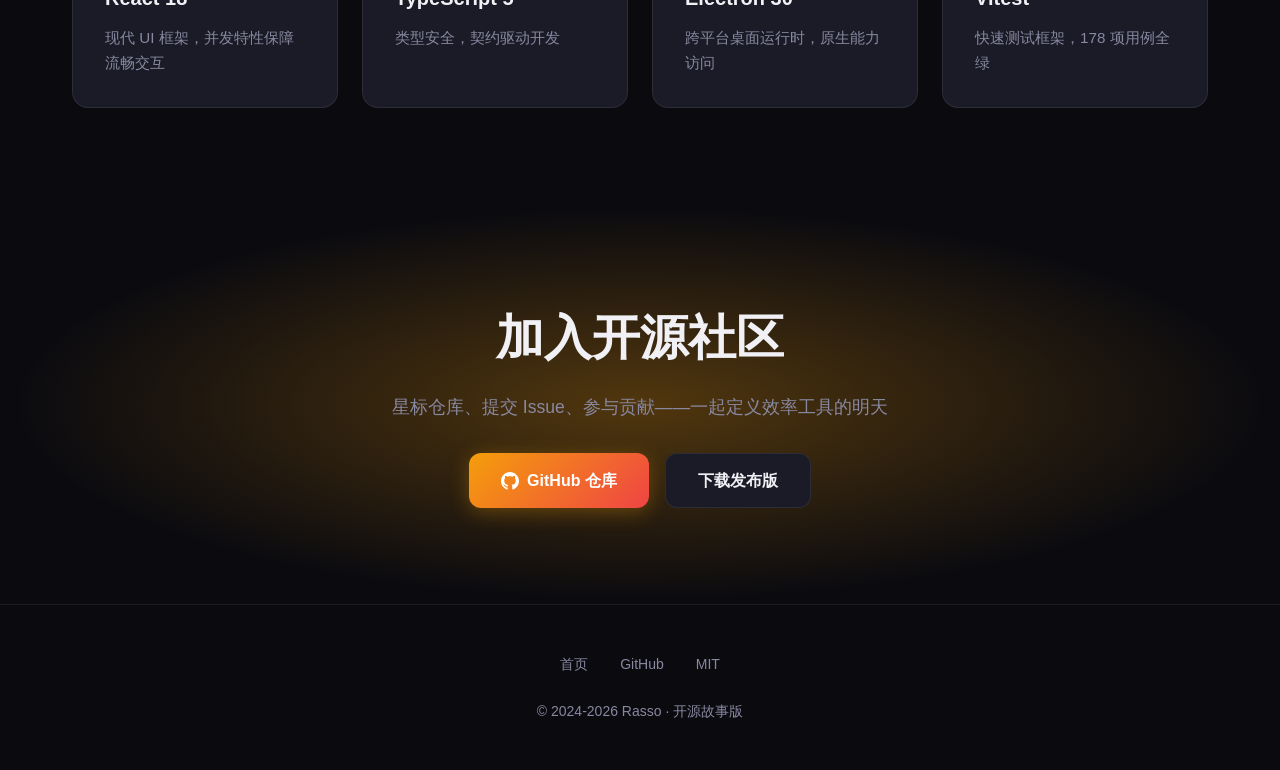
<file: v4-story.html>
<!DOCTYPE html>
<html lang="zh-CN">
<head>
  <meta charset="UTF-8">
  <meta name="viewport" content="width=device-width, initial-scale=1.0">
  <title>拉索 Rasso — 开源故事 | 新一代桌面启动器</title>
  <link rel="stylesheet" href="css/style.css">
  <style>
    :root {
      --accent: #f59e0b;
      --accent-light: #fbbf24;
      --accent-glow: rgba(245, 158, 11, 0.3);
      --gradient-1: linear-gradient(135deg, #f59e0b, #ef4444);
      --gradient-2: linear-gradient(135deg, #ef4444, #f59e0b);
    }
    .story-hero {
      background: radial-gradient(ellipse at 30% 70%, rgba(245, 158, 11, 0.12) 0%, transparent 60%),
                  radial-gradient(ellipse at 80% 20%, rgba(239, 68, 68, 0.08) 0%, transparent 50%);
    }
    .stat-big {
      display: grid;
      grid-template-columns: repeat(4, 1fr);
      gap: 1.5rem;
      margin: 3rem 0;
    }
    .stat-big-item {
      text-align: center;
      padding: 2rem;
      background: var(--bg-card);
      border: 1px solid var(--border);
      border-radius: 16px;
    }
    .stat-big-item .num {
      font-size: 2.5rem;
      font-weight: 800;
      background: var(--gradient-1);
      -webkit-background-clip: text;
      -webkit-text-fill-color: transparent;
      background-clip: text;
    }
    .stat-big-item .label {
      color: var(--text-secondary);
      font-size: 0.85rem;
      margin-top: 0.5rem;
    }
    .value-cards {
      display: grid;
      grid-template-columns: repeat(3, 1fr);
      gap: 1.5rem;
      margin: 3rem 0;
    }
    .value-card {
      background: var(--bg-card);
      border: 1px solid var(--border);
      border-radius: 16px;
      padding: 2rem;
      text-align: center;
    }
    .value-card .icon {
      font-size: 2.5rem;
      margin-bottom: 1rem;
    }
    .value-card h4 {
      font-size: 1.1rem;
      margin-bottom: 0.5rem;
    }
    .value-card p {
      color: var(--text-secondary);
      font-size: 0.85rem;
    }
    .timeline-modern {
      position: relative;
      padding-left: 3rem;
    }
    .timeline-modern::before {
      content: '';
      position: absolute;
      left: 0;
      top: 0;
      bottom: 0;
      width: 2px;
      background: linear-gradient(to bottom, var(--accent), transparent);
    }
    .timeline-modern .tl-item {
      position: relative;
      margin-bottom: 2.5rem;
      padding-left: 1.5rem;
    }
    .timeline-modern .tl-item::before {
      content: '';
      position: absolute;
      left: -3rem;
      top: 0.5rem;
      width: 12px;
      height: 12px;
      background: var(--accent);
      border-radius: 50%;
      border: 3px solid var(--bg-primary);
    }
    .timeline-modern .tl-date {
      font-size: 0.75rem;
      color: var(--accent-light);
      text-transform: uppercase;
      letter-spacing: 0.05em;
      margin-bottom: 0.25rem;
    }
    .timeline-modern .tl-title {
      font-size: 1.1rem;
      margin-bottom: 0.5rem;
    }
    .timeline-modern .tl-desc {
      color: var(--text-secondary);
      font-size: 0.9rem;
    }
    @media (max-width: 768px) {
      .stat-big { grid-template-columns: repeat(2, 1fr); }
      .value-cards { grid-template-columns: 1fr; }
    }
  </style>
</head>
<body>
  <nav class="nav">
    <a href="index.html" class="nav-logo">
      <svg viewBox="0 0 32 32" fill="none" width="32" height="32">
        <rect width="32" height="32" rx="8" fill="url(#logo-grad-orange)"/>
        <path d="M8 16L14 10L20 16L14 22L8 16Z" fill="white"/>
        <defs>
          <linearGradient id="logo-grad-orange" x1="0" y1="0" x2="32" y2="32">
            <stop stop-color="#f59e0b"/>
            <stop offset="1" stop-color="#ef4444"/>
          </linearGradient>
        </defs>
      </svg>
      Rasso 拉索
    </a>
    <ul class="nav-links">
      <li><a href="index.html">首页</a></li>
      <li><a href="#timeline">开发历程</a></li>
      <li><a href="#values">开源理念</a></li>
      <li><a href="https://github.com/hanhanpig3/rasso" target="_blank">GitHub</a></li>
    </ul>
    <a href="https://github.com/hanhanpig3/rasso/releases" class="nav-cta" target="_blank">下载</a>
  </nav>

  <section class="hero story-hero" style="min-height:60vh;display:flex;flex-direction:column;justify-content:center;align-items:center;text-align:center;padding:6rem 2rem 4rem;">
    <div class="hero-content">
      <div class="hero-badge">
        <span style="background:#f59e0b;"></span>
        完全自主 · 开源共建
      </div>
      <h1>从一个想法<br>到一个生态</h1>
      <p style="max-width:560px;margin:1rem auto 2rem;">
        拉索源于对效率工具的深度思考：为什么一个启动器不能既是闪电般快速，<br>
        又是无限可扩展的开放平台？答案就是 Rasso。
      </p>
      <div style="display:flex;gap:1rem;justify-content:center;flex-wrap:wrap;">
        <a href="#timeline" class="btn btn-primary">了解历程</a>
        <a href="index.html" class="btn btn-secondary">← 返回首页</a>
      </div>
    </div>
  </section>

  <div class="stat-big" style="padding:2rem;">
    <div class="stat-big-item">
      <div class="num">178</div>
      <div class="label">单元测试用例</div>
    </div>
    <div class="stat-big-item">
      <div class="num">10</div>
      <div class="label">内置自研插件</div>
    </div>
    <div class="stat-big-item">
      <div class="num">0</div>
      <div class="label">商业闭源依赖</div>
    </div>
    <div class="stat-big-item">
      <div class="num">MIT</div>
      <div class="label">开源协议</div>
    </div>
  </div>

  <section class="section" id="timeline">
    <div class="section-header">
      <h2>开发历程</h2>
      <p>从架构决策到生产交付，每一步都有迹可循</p>
    </div>
    <div class="timeline-modern">
      <div class="tl-item">
        <div class="tl-date">架构奠基</div>
        <div class="tl-title">微内核 + 插件沙箱架构确立</div>
        <div class="tl-desc">采用 Electron 30 + React 18 + TypeScript 5 技术栈，确立「主壳做微内核，业务全归插件」的核心架构原则。通过 WebContentsView 实现插件安全隔离沙箱。</div>
      </div>
      <div class="tl-item">
        <div class="tl-date">契约先行</div>
        <div class="tl-title">@rasso/plugin-types 契约包发布</div>
        <div class="tl-desc">定义 plugin.json 清单规范、UserSettings、LauncherSearchResultItem 等核心类型，作为整个生态的唯一契约源，确保插件间的无缝互操作。</div>
      </div>
      <div class="tl-item">
        <div class="tl-title">垫片层打通 Rubick/uTools 兼容</div>
        <div class="tl-desc">@rasso/plugin-shim 提供 window.rubick / window.utools 接口垫片，社区标准插件无需修改即可在拉索中运行。</div>
        <div class="tl-date">生态兼容</div>
      </div>
      <div class="tl-item">
        <div class="tl-date">原生抽象</div>
        <div class="tl-title">@rasso/native-core 原生能力层</div>
        <div class="tl-desc">封装应用扫描、拼音匹配、变量翻译等原生能力，提供 INativeService 接口，支持未来扩展更多平台。</div>
      </div>
      <div class="tl-item">
        <div class="tl-date">三态交互</div>
        <div class="tl-title">窗口几何与流线动效实现</div>
        <div class="tl-desc">实现 56px 待机横条 → 自适应下拉 → 600px 展开窗口的三态切换，配合 Win11 Acrylic 毛玻璃与物理弹簧动效。</div>
      </div>
      <div class="tl-item">
        <div class="tl-date">质量门禁</div>
        <div class="tl-title">pnpm gate 全量测试体系</div>
        <div class="tl-desc">建立 L1-L4 四层测试体系（178 项用例），preload 无 ESM 尾巴检测、尺寸常量唯一性检测、ADR-0001 沙箱隔离护栏等架构守卫。</div>
      </div>
      <div class="tl-item">
        <div class="tl-date">生产封盘</div>
        <div class="tl-title">v0.1.0 正式发布</div>
        <div class="tl-desc">主程序微内核架构正式封盘，10 款内置插件全部上线，可通过 NSIS 安装包或便携版分发至 Windows 用户。</div>
      </div>
    </div>
  </section>

  <section class="section" id="values">
    <div class="section-header">
      <h2>开源理念</h2>
      <p>我们相信开放与自由是效率工具的终极形态</p>
    </div>
    <div class="value-cards">
      <div class="value-card">
        <div class="icon">🔓</div>
        <h4>完全开源</h4>
        <p>MIT 协议，全部代码公开可查，无任何闭源组件，尊重每一位使用者的自由。</p>
      </div>
      <div class="value-card">
        <div class="icon">🛡️</div>
        <h4>数据主权</h4>
        <p>WebDAV 私有云同步，配置与数据完全归个人所有，不依赖任何第三方云服务。</p>
      </div>
      <div class="value-card">
        <div class="icon">🧩</div>
        <h4>开放生态</h4>
        <p>兼容 Rubick/uTools 插件规范，社区插件一键安装，持续扩展能力边界。</p>
      </div>
    </div>
  </section>

  <section class="section" id="tech">
    <div class="section-header">
      <h2>技术栈</h2>
      <p>现代前端工程化实践，构建可靠的生产级产品</p>
    </div>
    <div class="cards" style="grid-template-columns: repeat(auto-fit, minmax(200px, 1fr));">
      <div class="card">
        <div class="card-icon">⚛️</div>
        <h3>React 18</h3>
        <p>现代 UI 框架，并发特性保障流畅交互</p>
      </div>
      <div class="card">
        <div class="card-icon">📘</div>
        <h3>TypeScript 5</h3>
        <p>类型安全，契约驱动开发</p>
      </div>
      <div class="card">
        <div class="card-icon">🖥️</div>
        <h3>Electron 30</h3>
        <p>跨平台桌面运行时，原生能力访问</p>
      </div>
      <div class="card">
        <div class="card-icon">🧪</div>
        <h3>Vitest</h3>
        <p>快速测试框架，178 项用例全绿</p>
      </div>
    </div>
  </section>

  <section class="cta">
    <div class="cta-content">
      <h2>加入开源社区</h2>
      <p>星标仓库、提交 Issue、参与贡献——一起定义效率工具的明天</p>
      <div style="display:flex;gap:1rem;justify-content:center;flex-wrap:wrap;">
        <a href="https://github.com/hanhanpig3/rasso" class="btn btn-primary" target="_blank">
          <svg width="18" height="18" viewBox="0 0 24 24" fill="currentColor"><path d="M12 0c-6.626 0-12 5.373-12 12 0 5.302 3.438 9.8 8.207 11.387.599.111.793-.261.793-.577v-2.234c-3.338.726-4.033-1.416-4.033-1.416-.546-1.387-1.333-1.756-1.333-1.756-1.089-.745.083-.729.083-.729 1.205.084 1.839 1.237 1.839 1.237 1.07 1.834 2.807 1.304 3.492.997.107-.775.418-1.305.762-1.604-2.665-.305-5.467-1.334-5.467-5.931 0-1.311.469-2.381 1.236-3.221-.124-.303-.535-1.524.117-3.176 0 0 1.008-.322 3.301 1.23.957-.266 1.983-.399 3.003-.404 1.02.005 2.047.138 3.006.404 2.291-1.552 3.297-1.23 3.297-1.23.653 1.653.242 2.874.118 3.176.77.84 1.235 1.911 1.235 3.221 0 4.609-2.807 5.624-5.479 5.921.43.372.823 1.102.823 2.222v3.293c0 .319.192.694.801.576 4.765-1.589 8.199-6.086 8.199-11.386 0-6.627-5.373-12-12-12z"/></svg>
          GitHub 仓库
        </a>
        <a href="https://github.com/hanhanpig3/rasso/releases" class="btn btn-secondary" target="_blank">下载发布版</a>
      </div>
    </div>
  </section>

  <footer class="footer">
    <ul class="footer-links">
      <li><a href="index.html">首页</a></li>
      <li><a href="https://github.com/hanhanpig3/rasso" target="_blank">GitHub</a></li>
      <li><a href="https://github.com/hanhanpig3/rasso/blob/master/LICENSE" target="_blank">MIT</a></li>
    </ul>
    <p>© 2024-2026 Rasso · 开源故事版</p>
  </footer>
</body>
</html>
</file>
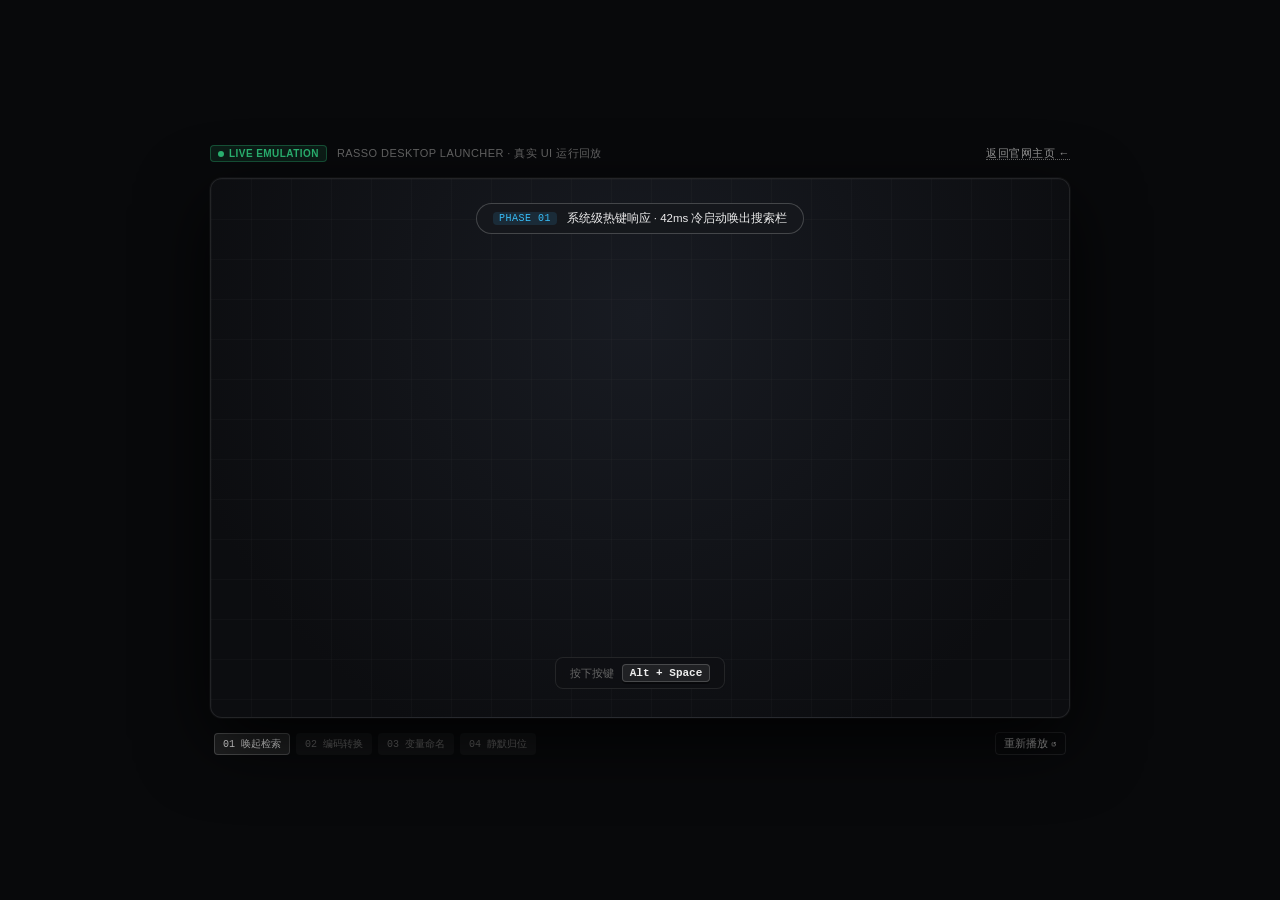
<file: animations/demo.html>
<!DOCTYPE html>
<html lang="zh-CN">
<head>
  <meta charset="UTF-8">
  <meta name="viewport" content="width=device-width, initial-scale=1.0">
  <title>Rasso 拉索 · 桌面启动器与插件运行演示</title>
  <style>
    :root {
      --bg-base: #0f1013;
      --bg-surface: #16181d;
      --bg-active: rgba(255, 255, 255, 0.08);
      --bg-hover: rgba(255, 255, 255, 0.04);
      --border-subtle: rgba(255, 255, 255, 0.09);
      --border-active: rgba(255, 255, 255, 0.2);
      --text-primary: #ededed;
      --text-secondary: #999999;
      --text-muted: #666666;
      --accent-blue: #006eff;
      --accent-cyan: #38bdf8;
      --accent-green: #2bb673;
      --mono: ui-monospace, "SF Mono", Menlo, Consolas, "Liberation Mono", monospace;
    }

    * { margin: 0; padding: 0; box-sizing: border-box; }
    body {
      font-family: -apple-system, BlinkMacSystemFont, "PingFang SC", "Segoe UI", Roboto, "Microsoft YaHei", sans-serif;
      background: #08090b;
      color: var(--text-primary);
      min-height: 100vh;
      display: flex;
      flex-direction: column;
      align-items: center;
      justify-content: center;
      padding: 24px;
      overflow-x: hidden;
      user-select: none;
    }

    /* 顶部工程导航与状态指示 */
    .top-meta {
      width: 100%;
      max-width: 860px;
      display: flex;
      align-items: center;
      justify-content: space-between;
      margin-bottom: 16px;
      font-size: 11px;
      color: var(--text-muted);
      letter-spacing: 0.04em;
    }
    .meta-left { display: flex; align-items: center; gap: 10px; }
    .badge-live {
      display: inline-flex;
      align-items: center;
      gap: 5px;
      padding: 2px 7px;
      background: rgba(43, 182, 115, 0.12);
      border: 1px solid rgba(43, 182, 115, 0.35);
      border-radius: 4px;
      color: var(--accent-green);
      font-weight: 600;
      font-size: 10px;
    }
    .badge-live::before {
      content: "";
      width: 6px;
      height: 6px;
      border-radius: 50%;
      background: var(--accent-green);
      animation: pulse 1.6s infinite;
    }
    @keyframes pulse {
      0%, 100% { opacity: 1; transform: scale(1); }
      50% { opacity: 0.4; transform: scale(0.8); }
    }

    .meta-right a {
      color: var(--text-secondary);
      text-decoration: none;
      border-bottom: 1px dotted var(--text-muted);
      transition: color 0.15s;
    }
    .meta-right a:hover { color: var(--text-primary); }

    /* 演示主视口（模拟真实桌面环境） */
    .viewport {
      width: 100%;
      max-width: 860px;
      height: 540px;
      position: relative;
      background: radial-gradient(circle at 50% 25%, #181b22 0%, #0c0d10 80%);
      border: 1px solid var(--border-subtle);
      border-radius: 12px;
      overflow: hidden;
      box-shadow: 0 24px 70px rgba(0, 0, 0, 0.8), 0 0 0 1px rgba(255, 255, 255, 0.04);
      display: flex;
      flex-direction: column;
      align-items: center;
    }

    /* 坐标背景格网 */
    .viewport-grid {
      position: absolute;
      inset: 0;
      background-image: 
        linear-gradient(to right, rgba(255, 255, 255, 0.02) 1px, transparent 1px),
        linear-gradient(to bottom, rgba(255, 255, 255, 0.02) 1px, transparent 1px);
      background-size: 40px 40px;
      pointer-events: none;
    }

    /* 动作解说 HUD */
    .hud-caption {
      position: absolute;
      top: 24px;
      display: flex;
      align-items: center;
      gap: 10px;
      padding: 7px 16px;
      background: rgba(22, 24, 29, 0.88);
      border: 1px solid var(--border-active);
      border-radius: 20px;
      backdrop-filter: blur(8px);
      font-size: 11.5px;
      color: var(--text-primary);
      z-index: 10;
      transition: all 0.3s cubic-bezier(0.16, 1, 0.3, 1);
    }
    .hud-phase {
      font-family: var(--mono);
      font-size: 10px;
      color: var(--accent-cyan);
      background: rgba(56, 189, 248, 0.12);
      padding: 1px 6px;
      border-radius: 4px;
      letter-spacing: 0.05em;
    }

    /* 键盘模拟气泡 */
    .keycap-bubble {
      position: absolute;
      bottom: 28px;
      display: flex;
      align-items: center;
      gap: 8px;
      padding: 6px 14px;
      background: rgba(15, 16, 19, 0.9);
      border: 1px solid var(--border-subtle);
      border-radius: 8px;
      font-size: 11px;
      color: var(--text-muted);
      z-index: 10;
      backdrop-filter: blur(6px);
      opacity: 0;
      transform: translateY(8px);
      transition: all 0.25s ease;
    }
    .keycap-bubble.show {
      opacity: 1;
      transform: translateY(0);
    }
    .keycap {
      display: inline-flex;
      align-items: center;
      justify-content: center;
      padding: 2px 7px;
      font-family: var(--mono);
      font-size: 11px;
      font-weight: 600;
      color: var(--text-primary);
      background: rgba(255, 255, 255, 0.08);
      border: 1px solid rgba(255, 255, 255, 0.18);
      border-radius: 4px;
      box-shadow: 0 2px 0 rgba(0, 0, 0, 0.4);
    }

    /* ================= 真实 RASSO 启动器宿主窗口 ================= */
    .rasso-window {
      position: absolute;
      top: 86px;
      width: 580px;
      background: var(--bg-surface);
      border: 1px solid var(--border-active);
      border-radius: 12px;
      box-shadow: 0 20px 50px rgba(0, 0, 0, 0.65), 0 0 0 1px rgba(255, 255, 255, 0.06);
      overflow: hidden;
      opacity: 0;
      transform: translateY(-16px) scale(0.98);
      transition: all 0.36s cubic-bezier(0.16, 1, 0.3, 1);
      z-index: 5;
    }
    .rasso-window.active {
      opacity: 1;
      transform: translateY(0) scale(1);
    }

    /* 真实 SearchBar 56px 结构 */
    .search-bar {
      height: 56px;
      padding: 0 16px;
      display: flex;
      align-items: center;
      gap: 12px;
      border-bottom: 1px solid transparent;
      transition: border-color 0.2s;
    }
    .rasso-window.expanded .search-bar {
      border-bottom-color: var(--border-subtle);
    }

    .search-icon-box {
      width: 20px;
      height: 20px;
      display: flex;
      align-items: center;
      justify-content: center;
      color: var(--text-muted);
      flex-shrink: 0;
    }
    .search-icon-box svg { width: 16px; height: 16px; }

    /* 激活插件时的左侧 Sub-Input 胶囊（与源码一致） */
    .active-plugin-badge {
      display: none;
      align-items: center;
      gap: 6px;
      padding: 3px 8px 3px 10px;
      background: rgba(56, 189, 248, 0.12);
      border: 1px solid var(--accent-cyan);
      border-radius: 8px;
      color: #f1f5f9;
      font-size: 12px;
      font-weight: 500;
      flex-shrink: 0;
    }
    .active-plugin-badge.show { display: flex; }
    .badge-close {
      color: var(--text-muted);
      font-size: 13px;
      cursor: pointer;
    }

    .search-input-field {
      flex: 1;
      background: transparent;
      border: none;
      outline: none;
      color: var(--text-primary);
      font-size: 15px;
      font-weight: 400;
      letter-spacing: -0.01em;
      min-width: 0;
    }
    .search-input-field::placeholder { color: var(--text-muted); }

    .search-shortcuts {
      display: flex;
      align-items: center;
      gap: 6px;
      flex-shrink: 0;
    }
    .kbd-badge {
      display: inline-flex;
      align-items: center;
      justify-content: center;
      min-width: 20px;
      height: 20px;
      padding: 0 5px;
      font-family: var(--mono);
      font-size: 10px;
      color: var(--text-muted);
      background: rgba(255, 255, 255, 0.05);
      border: 1px solid var(--border-subtle);
      border-radius: 4px;
    }

    /* 结果列表容器（高度动态自适应） */
    .results-container {
      max-height: 0;
      opacity: 0;
      overflow: hidden;
      transition: all 0.28s cubic-bezier(0.16, 1, 0.3, 1);
    }
    .rasso-window.expanded .results-container {
      max-height: 240px;
      opacity: 1;
    }

    .result-list {
      padding: 4px 6px;
    }

    /* 真实 ResultItem 46px 结构 */
    .result-row {
      height: 46px;
      padding: 0 12px;
      margin: 2px 0;
      border-radius: 10px;
      display: flex;
      align-items: center;
      justify-content: space-between;
      color: var(--text-secondary);
      transition: background 0.12s;
    }
    .result-row.selected {
      background: var(--bg-active);
      color: var(--text-primary);
    }

    .result-left {
      display: flex;
      align-items: center;
      gap: 10px;
      min-width: 0;
      flex: 1;
    }
    .item-icon-box {
      width: 28px;
      height: 28px;
      border-radius: 8px;
      background: var(--bg-hover);
      border: 1px solid var(--border-subtle);
      display: flex;
      align-items: center;
      justify-content: center;
      color: var(--text-primary);
      flex-shrink: 0;
    }
    .item-icon-box svg { width: 14px; height: 14px; }

    .item-title {
      font-size: 13px;
      font-weight: 500;
      color: var(--text-primary);
      white-space: nowrap;
    }
    .item-desc {
      font-size: 11px;
      color: var(--text-muted);
      white-space: nowrap;
      overflow: hidden;
      text-overflow: ellipsis;
      margin-left: 6px;
    }

    .result-right {
      display: flex;
      align-items: center;
      gap: 8px;
      flex-shrink: 0;
      font-size: 11px;
      color: var(--text-muted);
    }

    /* 真实插件工作区（完全依照真实插件 UI） */
    .plugin-view-container {
      display: none;
      height: 310px;
      background: #14151a;
      flex-direction: column;
      border-top: 1px solid var(--border-subtle);
    }
    .plugin-view-container.show { display: flex; }

    /* 编码转换插件真实视图 */
    .coder-tabs {
      display: flex;
      align-items: center;
      gap: 4px;
      padding: 8px 14px 0;
      background: #14151a;
      border-bottom: 1px solid var(--border-subtle);
    }
    .coder-tab {
      padding: 6px 14px;
      font-size: 12px;
      color: var(--text-secondary);
      border-radius: 6px 6px 0 0;
      cursor: pointer;
    }
    .coder-tab.active {
      color: var(--accent-blue);
      background: rgba(0, 110, 255, 0.1);
      font-weight: 600;
      border-bottom: 2px solid var(--accent-blue);
    }

    .coder-body {
      flex: 1;
      padding: 12px 14px;
      display: flex;
      flex-direction: column;
      gap: 10px;
    }
    .coder-toolbar {
      display: flex;
      align-items: center;
      gap: 8px;
    }
    .btn-act {
      padding: 4px 12px;
      font-size: 11.5px;
      font-weight: 500;
      border-radius: 6px;
      cursor: pointer;
      border: 1px solid var(--border-subtle);
      background: transparent;
      color: var(--text-primary);
    }
    .btn-act.primary {
      background: var(--accent-blue);
      border-color: var(--accent-blue);
      color: #fff;
    }

    .coder-io-row {
      display: flex;
      flex-direction: column;
      gap: 4px;
      flex: 1;
    }
    .coder-io-label {
      font-size: 11px;
      color: var(--text-muted);
    }
    .coder-textarea {
      width: 100%;
      height: 64px;
      background: rgba(255, 255, 255, 0.03);
      border: 1px solid var(--border-subtle);
      border-radius: 8px;
      padding: 8px 10px;
      color: var(--text-primary);
      font-family: var(--mono);
      font-size: 12px;
      resize: none;
      outline: none;
    }
    .coder-textarea:focus { border-color: var(--accent-blue); }

    /* 变量命名插件真实视图 */
    .varname-body {
      padding: 14px;
      display: flex;
      flex-direction: column;
      gap: 10px;
      height: 100%;
    }
    .varname-input-bar {
      width: 100%;
      padding: 9px 12px;
      background: rgba(255, 255, 255, 0.04);
      border: 1px solid var(--border-subtle);
      border-radius: 8px;
      color: #f1f5f9;
      font-size: 13px;
      outline: none;
    }
    .varname-grid {
      display: grid;
      grid-template-columns: 1fr 1fr;
      gap: 8px;
      flex: 1;
    }
    .varname-card {
      padding: 10px 12px;
      background: rgba(255, 255, 255, 0.03);
      border: 1px solid var(--border-subtle);
      border-radius: 8px;
      display: flex;
      flex-direction: column;
      justify-content: center;
      gap: 4px;
      transition: all 0.15s;
    }
    .varname-card.selected {
      border-color: var(--accent-cyan);
      background: rgba(56, 189, 248, 0.09);
    }
    .varname-type {
      font-size: 10.5px;
      color: var(--text-muted);
      display: flex;
      justify-content: space-between;
    }
    .varname-val {
      font-family: var(--mono);
      font-size: 13px;
      color: var(--text-primary);
      font-weight: 500;
    }

    /* 真实 ActionFooter (36px) */
    .action-footer {
      height: 36px;
      padding: 0 14px;
      background: #121317;
      border-top: 1px solid var(--border-subtle);
      display: flex;
      align-items: center;
      justify-content: space-between;
      font-size: 11px;
      color: var(--text-muted);
    }
    .footer-left { display: flex; align-items: center; gap: 8px; }
    .status-indicator {
      width: 6px;
      height: 6px;
      border-radius: 50%;
      background: var(--accent-green);
    }

    /* 桌面 Toast 提示框 */
    .toast-tip {
      position: absolute;
      top: 50%;
      left: 50%;
      transform: translate(-50%, -50%) scale(0.9);
      padding: 8px 16px;
      background: rgba(0, 0, 0, 0.85);
      border: 1px solid rgba(255, 255, 255, 0.12);
      border-radius: 8px;
      font-size: 12px;
      color: #fff;
      display: flex;
      align-items: center;
      gap: 6px;
      opacity: 0;
      pointer-events: none;
      transition: all 0.2s cubic-bezier(0.16, 1, 0.3, 1);
      z-index: 20;
    }
    .toast-tip.show {
      opacity: 1;
      transform: translate(-50%, -50%) scale(1);
    }

    /* 进度步进条 */
    .timeline-bar {
      width: 100%;
      max-width: 860px;
      display: flex;
      align-items: center;
      justify-content: space-between;
      margin-top: 14px;
      padding: 0 4px;
    }
    .steps-nav {
      display: flex;
      align-items: center;
      gap: 6px;
    }
    .step-pill {
      font-size: 10px;
      font-family: var(--mono);
      padding: 3px 8px;
      border-radius: 4px;
      background: rgba(255, 255, 255, 0.04);
      color: var(--text-muted);
      border: 1px solid transparent;
      transition: all 0.2s;
    }
    .step-pill.active {
      color: var(--text-primary);
      background: rgba(255, 255, 255, 0.1);
      border-color: var(--border-active);
    }

    .playback-ctrl {
      display: flex;
      align-items: center;
      gap: 8px;
    }
    .ctrl-btn {
      background: transparent;
      border: 1px solid var(--border-subtle);
      border-radius: 4px;
      color: var(--text-secondary);
      padding: 3px 8px;
      font-size: 11px;
      cursor: pointer;
      transition: all 0.15s;
    }
    .ctrl-btn:hover {
      color: var(--text-primary);
      border-color: var(--border-active);
    }
  </style>
</head>
<body>

  <!-- 顶部状态指示栏 -->
  <div class="top-meta">
    <div class="meta-left">
      <span class="badge-live">LIVE EMULATION</span>
      <span>RASSO DESKTOP LAUNCHER · 真实 UI 运行回放</span>
    </div>
    <div class="meta-right">
      <a href="../index.html">返回官网主页 ←</a>
    </div>
  </div>

  <!-- 演示视口 -->
  <div class="viewport">
    <div class="viewport-grid"></div>

    <!-- 顶部 HUD 阶段解说 -->
    <div class="hud-caption">
      <span class="hud-phase" id="hudPhase">PHASE 01</span>
      <span id="hudDesc">等待全局热键唤起</span>
    </div>

    <!-- 启动器主窗口 -->
    <div class="rasso-window" id="window">
      <!-- 搜索栏 (56px) -->
      <div class="search-bar">
        <!-- 激活插件时的标题 Badge -->
        <div class="active-plugin-badge" id="activeBadge">
          <span id="badgeName">编码转换</span>
          <span class="badge-close">×</span>
        </div>
        <!-- 常规搜索放大镜图标 -->
        <div class="search-icon-box" id="searchIcon">
          <svg viewBox="0 0 24 24" fill="none" stroke="currentColor" stroke-width="2">
            <circle cx="11" cy="11" r="8"></circle>
            <path d="m21 21-4.35-4.35"></path>
          </svg>
        </div>
        <input type="text" class="search-input-field" id="searchInput" placeholder="搜索应用、插件与命令…" readonly>
        <div class="search-shortcuts">
          <span class="kbd-badge">Ctrl+M</span>
        </div>
      </div>

      <!-- 搜索结果列表 -->
      <div class="results-container">
        <div class="result-list" id="resultList">
          <!-- 结果项通过脚本生成 -->
        </div>
      </div>

      <!-- 插件视图 1：编码转换 (rubick-dev-coder) -->
      <div class="plugin-view-container" id="coderView">
        <div class="coder-tabs">
          <div class="coder-tab active">Base64</div>
          <div class="coder-tab">URL</div>
          <div class="coder-tab">时间戳</div>
          <div class="coder-tab">Hash</div>
        </div>
        <div class="coder-body">
          <div class="coder-toolbar">
            <button class="btn-act primary" id="btnEncode">↓ 编码</button>
            <button class="btn-act">↑ 解码</button>
            <button class="btn-act">清空</button>
            <button class="btn-act" id="btnCopyCoder">复制结果</button>
            <span style="flex:1"></span>
            <span style="font-size:11px;color:var(--accent-green)" id="coderStatus"></span>
          </div>
          <div class="coder-io-row">
            <div class="coder-io-label">输入明文</div>
            <textarea class="coder-textarea" id="coderIn" readonly></textarea>
          </div>
          <div class="coder-io-row">
            <div class="coder-io-label">Base64 结果</div>
            <textarea class="coder-textarea" id="coderOut" readonly></textarea>
          </div>
        </div>
      </div>

      <!-- 插件视图 2：小驼峰变量命名 (rubick-varname-translator) -->
      <div class="plugin-view-container" id="varnameView">
        <div class="varname-body">
          <input type="text" class="varname-input-bar" id="varnameInput" placeholder="输入中文快速转变量名…" readonly>
          <div class="varname-grid" id="varnameGrid">
            <div class="varname-card selected">
              <div class="varname-type"><span>小驼峰 (camelCase)</span><span class="kbd-badge">1</span></div>
              <div class="varname-val" id="vCamel">createOrder</div>
            </div>
            <div class="varname-card">
              <div class="varname-type"><span>大驼峰 (PascalCase)</span><span class="kbd-badge">2</span></div>
              <div class="varname-val" id="vPascal">CreateOrder</div>
            </div>
            <div class="varname-card">
              <div class="varname-type"><span>下划线 (snake_case)</span><span class="kbd-badge">3</span></div>
              <div class="varname-val" id="vSnake">create_order</div>
            </div>
            <div class="varname-card">
              <div class="varname-type"><span>中横线 (kebab-case)</span><span class="kbd-badge">4</span></div>
              <div class="varname-val" id="vKebab">create-order</div>
            </div>
          </div>
        </div>
      </div>

      <!-- 真实 ActionFooter (36px) -->
      <div class="action-footer">
        <div class="footer-left">
          <span class="status-indicator"></span>
          <span id="footerCount">10 个可用插件</span>
          <span style="opacity:0.3">•</span>
          <span><span class="kbd-badge">Esc</span> 返回 / 隐藏</span>
        </div>
        <div class="footer-right">
          <span>Rasso</span>
          <span style="opacity:0.3">/</span>
          <span>石墨</span>
        </div>
      </div>
    </div>

    <!-- 剪贴板复制提示 -->
    <div class="toast-tip" id="toast">
      <svg width="14" height="14" viewBox="0 0 24 24" fill="none" stroke="#2bb673" stroke-width="2.5"><polyline points="20 6 9 17 4 12"></polyline></svg>
      <span>已复制到剪贴板</span>
    </div>

    <!-- 模拟键盘操作提示 -->
    <div class="keycap-bubble" id="keyBubble">
      <span>按下按键</span>
      <span class="keycap" id="keycap">Alt + Space</span>
    </div>
  </div>

  <!-- 底部控制器与步进条 -->
  <div class="timeline-bar">
    <div class="steps-nav">
      <div class="step-pill active" id="p1">01 唤起检索</div>
      <div class="step-pill" id="p2">02 编码转换</div>
      <div class="step-pill" id="p3">03 变量命名</div>
      <div class="step-pill" id="p4">04 静默归位</div>
    </div>
    <div class="playback-ctrl">
      <button class="ctrl-btn" id="btnRestart">重新播放 ↺</button>
    </div>
  </div>

  <script>
    const ITEMS = [
      { id: 'coder', title: '编码转换', desc: 'Base64 / URL / HTML实体 / Hex / 时间戳 / Hash', icon: '<path d="m16 18 6-6-6-6"/><path d="m8 6-6 6 6 6"/>' },
      { id: 'varname', title: '小驼峰变量命名', desc: 'Sub-Input 中文快速转多范式变量命名', icon: '<path d="m7.5 4.27 9 5.15"/><path d="M21 8a2 2 0 0 0-1-1.73l-7-4a2 2 0 0 0-2 0l-7 4A2 2 0 0 0 3 8v8a2 2 0 0 0 1 1.73l7 4a2 2 0 0 0 2 0l7-4A2 2 0 0 0 21 16Z"/>' },
      { id: 'snip', title: '带壳截图', desc: '多预设视窗包装、阴影与 2x 视网膜导出', icon: '<rect x="3" y="3" width="18" height="18" rx="2"/><circle cx="9" cy="9" r="2"/>' },
      { id: 'ocr', title: '腾讯高精度 OCR', desc: '印刷体、手写体识别与表格转 Excel', icon: '<path d="M4 7V4h3"/><path d="M20 7V4h-3"/><path d="M4 17v3h3"/><path d="M20 17v3h-3"/>' },
    ];

    const windowEl = document.getElementById('window');
    const hudPhase = document.getElementById('hudPhase');
    const hudDesc = document.getElementById('hudDesc');
    const searchInput = document.getElementById('searchInput');
    const searchIcon = document.getElementById('searchIcon');
    const activeBadge = document.getElementById('activeBadge');
    const badgeName = document.getElementById('badgeName');
    const resultList = document.getElementById('resultList');
    const coderView = document.getElementById('coderView');
    const varnameView = document.getElementById('varnameView');
    const footerCount = document.getElementById('footerCount');
    const toast = document.getElementById('toast');
    const keyBubble = document.getElementById('keyBubble');
    const keycap = document.getElementById('keycap');

    const coderIn = document.getElementById('coderIn');
    const coderOut = document.getElementById('coderOut');
    const coderStatus = document.getElementById('coderStatus');
    const varnameInput = document.getElementById('varnameInput');

    const pills = [
      document.getElementById('p1'),
      document.getElementById('p2'),
      document.getElementById('p3'),
      document.getElementById('p4')
    ];

    function setPhase(idx, phase, desc) {
      pills.forEach((p, i) => p.classList.toggle('active', i === idx));
      hudPhase.textContent = phase;
      hudDesc.textContent = desc;
    }

    function showKey(text) {
      keycap.textContent = text;
      keyBubble.classList.add('show');
    }
    function hideKey() {
      keyBubble.classList.remove('show');
    }

    function showToast() {
      toast.classList.add('show');
      setTimeout(() => toast.classList.remove('show'), 1200);
    }

    function renderResults(selectedId) {
      resultList.innerHTML = ITEMS.map(item => `
        <div class="result-row ${item.id === selectedId ? 'selected' : ''}">
          <div class="result-left">
            <div class="item-icon-box">
              <svg viewBox="0 0 24 24" fill="none" stroke="currentColor" stroke-width="2">${item.icon}</svg>
            </div>
            <span class="item-title">${item.title}</span>
            <span class="item-desc">${item.desc}</span>
          </div>
          <div class="result-right">
            ${item.id === selectedId ? '<span>打开</span><span class="kbd-badge">↵</span>' : ''}
          </div>
        </div>
      `).join('');
    }

    const sleep = ms => new Promise(r => setTimeout(r, ms));

    async function typeText(el, text, speed = 80) {
      el.value = '';
      for (let i = 0; i < text.length; i++) {
        el.value += text[i];
        await sleep(speed);
      }
    }

    let isRunning = false;

    async function playWorkflow() {
      if (isRunning) return;
      isRunning = true;

      // 状态初始化
      windowEl.classList.remove('active', 'expanded');
      coderView.classList.remove('show');
      varnameView.classList.remove('show');
      activeBadge.classList.remove('show');
      searchIcon.style.display = 'flex';
      searchInput.value = '';
      coderIn.value = '';
      coderOut.value = '';
      coderStatus.textContent = '';
      varnameInput.value = '';
      footerCount.textContent = '10 个可用插件';
      renderResults(null);
      hideKey();

      await sleep(600);

      // ===== PHASE 01: 全局唤起与模糊检索 =====
      setPhase(0, 'PHASE 01', '系统级热键响应 · 42ms 冷启动唤出搜索栏');
      showKey('Alt + Space');
      await sleep(500);

      windowEl.classList.add('active'); // 弹出单行搜索栏
      await sleep(600);
      hideKey();

      setPhase(0, 'PHASE 01', '输入意图关键词 · 拼音首字母模糊匹配');
      await sleep(400);
      await typeText(searchInput, '编码', 120);

      windowEl.classList.add('expanded'); // 展开结果列表
      renderResults('coder');
      footerCount.textContent = '1 个匹配结果';
      await sleep(1000);

      // ===== PHASE 02: 启动编码转换插件 =====
      setPhase(1, 'PHASE 02', '回车加载沙箱视图 · 进入编码转换工作区');
      showKey('Enter ↵');
      await sleep(400);
      hideKey();

      // 切换到编码插件视图
      searchInput.value = '';
      searchInput.placeholder = '输入待转换字符串…';
      searchIcon.style.display = 'none';
      badgeName.textContent = '编码转换';
      activeBadge.classList.add('show');
      document.querySelector('.results-container').style.display = 'none';
      coderView.classList.add('show');
      footerCount.textContent = '编码转换 · 独立沙箱视图';

      await sleep(600);
      setPhase(1, 'PHASE 02', '键入目标文本 · 实时调用 Base64 算法');
      await typeText(coderIn, 'Rasso Desktop v0.1.0', 70);
      await sleep(400);

      coderOut.value = btoa(coderIn.value);
      coderStatus.textContent = '编码完成 ✓';
      document.getElementById('btnEncode').style.transform = 'scale(0.96)';
      await sleep(150);
      document.getElementById('btnEncode').style.transform = 'none';

      await sleep(800);
      setPhase(1, 'PHASE 02', '结果即刻写入系统剪贴板');
      showToast();
      await sleep(1400);

      // ===== PHASE 03: 退出并唤出变量命名 =====
      setPhase(2, 'PHASE 03', '按 Esc 退出当前插件 · 返回主搜索栏');
      showKey('Esc');
      await sleep(400);
      hideKey();

      coderView.classList.remove('show');
      document.querySelector('.results-container').style.display = 'block';
      activeBadge.classList.remove('show');
      searchIcon.style.display = 'flex';
      searchInput.placeholder = '搜索应用、插件与命令…';
      searchInput.value = '';
      windowEl.classList.add('expanded');
      renderResults('varname');
      footerCount.textContent = '10 个可用插件';

      await sleep(800);
      setPhase(2, 'PHASE 03', 'Sub-Input 模式 · 快速进入变量命名');
      await typeText(searchInput, '新建订单', 100);
      await sleep(600);

      showKey('Enter ↵');
      await sleep(350);
      hideKey();

      document.querySelector('.results-container').style.display = 'none';
      varnameView.classList.add('show');
      badgeName.textContent = '变量名翻译';
      activeBadge.classList.add('show');
      searchIcon.style.display = 'none';
      searchInput.value = '新建订单';
      footerCount.textContent = '变量名翻译 · 4 种规范输出';

      setPhase(2, 'PHASE 03', '离线词典实时转译为 camelCase / PascalCase / snake_case');
      await sleep(1500);

      showKey('1 (复制小驼峰)');
      showToast();
      await sleep(1000);
      hideKey();

      // ===== PHASE 04: 静默归位 =====
      setPhase(3, 'PHASE 04', '操作完成 · 自动隐入后台待机 (28MB RSS)');
      showKey('Esc');
      await sleep(400);
      hideKey();

      windowEl.classList.remove('active');
      await sleep(1000);

      setPhase(3, 'PHASE 04', '工作流回放结束 · 循环演示中');
      isRunning = false;
      setTimeout(playWorkflow, 2200);
    }

    document.getElementById('btnRestart').onclick = () => {
      isRunning = false;
      playWorkflow();
    };

    // 页面载入自动开启回放
    window.onload = () => {
      playWorkflow();
    };
  </script>
</body>
</html>
</file>
<file: css/style.css>
* {
  margin: 0;
  padding: 0;
  box-sizing: border-box;
}

:root {
  --bg-primary: #0a0a0f;
  --bg-secondary: #12131a;
  --bg-card: #1a1b26;
  --text-primary: #f0f0f5;
  --text-secondary: #8888a0;
  --accent: #6366f1;
  --accent-light: #818cf8;
  --accent-glow: rgba(99, 102, 241, 0.3);
  --border: rgba(255, 255, 255, 0.08);
  --gradient-1: linear-gradient(135deg, #6366f1, #8b5cf6);
  --gradient-2: linear-gradient(135deg, #06b6d4, #3b82f6);
  --gradient-3: linear-gradient(135deg, #f59e0b, #ef4444);
  --gradient-4: linear-gradient(135deg, #10b981, #06b6d4);
}

body {
  font-family: -apple-system, BlinkMacSystemFont, 'Segoe UI', Roboto, 'Helvetica Neue', Arial, sans-serif;
  background: var(--bg-primary);
  color: var(--text-primary);
  line-height: 1.6;
  overflow-x: hidden;
}

a {
  color: inherit;
  text-decoration: none;
}

/* Navigation */
.nav {
  position: fixed;
  top: 0;
  left: 0;
  right: 0;
  z-index: 100;
  padding: 1rem 2rem;
  display: flex;
  justify-content: space-between;
  align-items: center;
  background: rgba(10, 10, 15, 0.8);
  backdrop-filter: blur(20px);
  border-bottom: 1px solid var(--border);
}

.nav-logo {
  display: flex;
  align-items: center;
  gap: 0.75rem;
  font-size: 1.25rem;
  font-weight: 700;
}

.nav-logo svg {
  width: 32px;
  height: 32px;
}

.nav-links {
  display: flex;
  gap: 2rem;
  list-style: none;
}

.nav-links a {
  color: var(--text-secondary);
  transition: color 0.2s;
  font-size: 0.9rem;
}

.nav-links a:hover,
.nav-links a.active {
  color: var(--text-primary);
}

.nav-cta {
  padding: 0.5rem 1.25rem;
  background: var(--accent);
  border-radius: 8px;
  font-size: 0.875rem;
  font-weight: 500;
  transition: all 0.2s;
}

.nav-cta:hover {
  background: var(--accent-light);
  transform: translateY(-1px);
}

/* Hero Section */
.hero {
  min-height: 100vh;
  display: flex;
  flex-direction: column;
  justify-content: center;
  align-items: center;
  text-align: center;
  padding: 6rem 2rem 4rem;
  position: relative;
  overflow: hidden;
}

.hero::before {
  content: '';
  position: absolute;
  top: -50%;
  left: -50%;
  width: 200%;
  height: 200%;
  background: radial-gradient(ellipse at center, var(--accent-glow) 0%, transparent 50%);
  animation: heroPulse 8s ease-in-out infinite;
}

@keyframes heroPulse {
  0%, 100% { transform: scale(1); opacity: 0.5; }
  50% { transform: scale(1.1); opacity: 0.7; }
}

.hero-content {
  position: relative;
  z-index: 1;
  max-width: 800px;
}

.hero-badge {
  display: inline-flex;
  align-items: center;
  gap: 0.5rem;
  padding: 0.5rem 1rem;
  background: var(--bg-card);
  border: 1px solid var(--border);
  border-radius: 50px;
  font-size: 0.8rem;
  color: var(--text-secondary);
  margin-bottom: 2rem;
}

.hero-badge span {
  width: 8px;
  height: 8px;
  background: #10b981;
  border-radius: 50%;
  animation: pulse 2s ease-in-out infinite;
}

@keyframes pulse {
  0%, 100% { opacity: 1; }
  50% { opacity: 0.5; }
}

.hero h1 {
  font-size: clamp(2.5rem, 6vw, 4.5rem);
  font-weight: 800;
  line-height: 1.1;
  margin-bottom: 1.5rem;
  background: linear-gradient(135deg, #fff 0%, #a5b4fc 100%);
  -webkit-background-clip: text;
  -webkit-text-fill-color: transparent;
  background-clip: text;
}

.hero p {
  font-size: 1.25rem;
  color: var(--text-secondary);
  max-width: 600px;
  margin: 0 auto 2.5rem;
}

.hero-actions {
  display: flex;
  gap: 1rem;
  justify-content: center;
  flex-wrap: wrap;
}

.btn {
  padding: 0.875rem 2rem;
  border-radius: 12px;
  font-size: 1rem;
  font-weight: 600;
  transition: all 0.2s;
  display: inline-flex;
  align-items: center;
  gap: 0.5rem;
  cursor: pointer;
  border: none;
}

.btn-primary {
  background: var(--gradient-1);
  color: white;
  box-shadow: 0 4px 20px var(--accent-glow);
}

.btn-primary:hover {
  transform: translateY(-2px);
  box-shadow: 0 8px 30px var(--accent-glow);
}

.btn-secondary {
  background: var(--bg-card);
  color: var(--text-primary);
  border: 1px solid var(--border);
}

.btn-secondary:hover {
  background: var(--bg-secondary);
  border-color: var(--accent);
}

/* Launcher Preview */
.launcher-preview {
  margin-top: 4rem;
  position: relative;
  z-index: 1;
}

.launcher-mockup {
  width: 600px;
  max-width: 90vw;
  background: var(--bg-card);
  border: 1px solid var(--border);
  border-radius: 16px;
  overflow: hidden;
  box-shadow: 0 20px 60px rgba(0, 0, 0, 0.5), 0 0 0 1px rgba(255, 255, 255, 0.05);
}

.launcher-titlebar {
  display: flex;
  align-items: center;
  padding: 0.75rem 1rem;
  background: rgba(255, 255, 255, 0.03);
  border-bottom: 1px solid var(--border);
  gap: 0.5rem;
}

.dot {
  width: 12px;
  height: 12px;
  border-radius: 50%;
}

.dot-red { background: #ff5f57; }
.dot-yellow { background: #febc2e; }
.dot-green { background: #28c840; }

.launcher-search {
  padding: 1.5rem;
  display: flex;
  align-items: center;
  gap: 1rem;
  border-bottom: 1px solid var(--border);
}

.launcher-search svg {
  width: 20px;
  height: 20px;
  color: var(--text-secondary);
}

.launcher-search input {
  flex: 1;
  background: none;
  border: none;
  color: var(--text-primary);
  font-size: 1rem;
  outline: none;
}

.launcher-results {
  padding: 0.5rem;
}

.launcher-item {
  display: flex;
  align-items: center;
  gap: 1rem;
  padding: 0.75rem 1rem;
  border-radius: 8px;
  transition: background 0.15s;
}

.launcher-item:hover,
.launcher-item.active {
  background: rgba(99, 102, 241, 0.15);
}

.launcher-item-icon {
  width: 36px;
  height: 36px;
  background: var(--gradient-1);
  border-radius: 8px;
  display: flex;
  align-items: center;
  justify-content: center;
  font-size: 1rem;
}

.launcher-item-text {
  flex: 1;
}

.launcher-item-title {
  font-weight: 500;
  font-size: 0.9rem;
}

.launcher-item-sub {
  font-size: 0.75rem;
  color: var(--text-secondary);
}

.launcher-item-key {
  font-size: 0.7rem;
  color: var(--text-secondary);
  background: rgba(255, 255, 255, 0.05);
  padding: 0.25rem 0.5rem;
  border-radius: 4px;
}

/* Sections */
.section {
  padding: 6rem 2rem;
  max-width: 1200px;
  margin: 0 auto;
}

.section-header {
  text-align: center;
  margin-bottom: 4rem;
}

.section-header h2 {
  font-size: clamp(2rem, 4vw, 3rem);
  font-weight: 700;
  margin-bottom: 1rem;
}

.section-header p {
  color: var(--text-secondary);
  font-size: 1.1rem;
  max-width: 600px;
  margin: 0 auto;
}

/* Cards */
.cards {
  display: grid;
  grid-template-columns: repeat(auto-fit, minmax(280px, 1fr));
  gap: 1.5rem;
}

.card {
  background: var(--bg-card);
  border: 1px solid var(--border);
  border-radius: 16px;
  padding: 2rem;
  transition: all 0.3s;
}

.card:hover {
  border-color: var(--accent);
  transform: translateY(-4px);
  box-shadow: 0 8px 30px rgba(99, 102, 241, 0.15);
}

.card-icon {
  width: 48px;
  height: 48px;
  background: var(--gradient-1);
  border-radius: 12px;
  display: flex;
  align-items: center;
  justify-content: center;
  margin-bottom: 1.5rem;
  font-size: 1.5rem;
}

.card h3 {
  font-size: 1.25rem;
  margin-bottom: 0.75rem;
}

.card p {
  color: var(--text-secondary);
  font-size: 0.95rem;
}

/* Stats */
.stats {
  display: grid;
  grid-template-columns: repeat(4, 1fr);
  gap: 2rem;
  padding: 4rem 2rem;
  max-width: 1000px;
  margin: 0 auto;
  text-align: center;
}

.stat-item h3 {
  font-size: 3rem;
  font-weight: 800;
  background: var(--gradient-1);
  -webkit-background-clip: text;
  -webkit-text-fill-color: transparent;
  background-clip: text;
}

.stat-item p {
  color: var(--text-secondary);
  font-size: 0.9rem;
  margin-top: 0.5rem;
}

/* Features Grid */
.features-grid {
  display: grid;
  grid-template-columns: repeat(2, 1fr);
  gap: 1.5rem;
}

.feature-item {
  display: flex;
  gap: 1.5rem;
  padding: 2rem;
  background: var(--bg-card);
  border: 1px solid var(--border);
  border-radius: 16px;
  transition: all 0.3s;
}

.feature-item:hover {
  border-color: var(--accent);
}

.feature-icon {
  width: 56px;
  height: 56px;
  min-width: 56px;
  background: var(--gradient-1);
  border-radius: 12px;
  display: flex;
  align-items: center;
  justify-content: center;
  font-size: 1.5rem;
}

.feature-content h3 {
  font-size: 1.1rem;
  margin-bottom: 0.5rem;
}

.feature-content p {
  color: var(--text-secondary);
  font-size: 0.9rem;
}

/* Plugin Grid */
.plugin-grid {
  display: grid;
  grid-template-columns: repeat(auto-fill, minmax(200px, 1fr));
  gap: 1rem;
}

.plugin-card {
  background: var(--bg-card);
  border: 1px solid var(--border);
  border-radius: 12px;
  padding: 1.5rem;
  text-align: center;
  transition: all 0.3s;
  cursor: pointer;
}

.plugin-card:hover {
  border-color: var(--accent);
  transform: translateY(-2px);
}

.plugin-icon {
  width: 56px;
  height: 56px;
  margin: 0 auto 1rem;
  background: var(--gradient-1);
  border-radius: 14px;
  display: flex;
  align-items: center;
  justify-content: center;
  font-size: 1.5rem;
}

.plugin-card h4 {
  font-size: 0.95rem;
  margin-bottom: 0.25rem;
}

.plugin-card p {
  font-size: 0.8rem;
  color: var(--text-secondary);
}

/* Timeline */
.timeline {
  position: relative;
  max-width: 800px;
  margin: 0 auto;
}

.timeline::before {
  content: '';
  position: absolute;
  left: 50%;
  transform: translateX(-50%);
  width: 2px;
  height: 100%;
  background: var(--border);
}

.timeline-item {
  display: flex;
  justify-content: flex-end;
  padding-right: calc(50% + 2rem);
  position: relative;
  margin-bottom: 3rem;
}

.timeline-item:nth-child(even) {
  justify-content: flex-start;
  padding-right: 0;
  padding-left: calc(50% + 2rem);
}

.timeline-dot {
  position: absolute;
  left: 50%;
  transform: translateX(-50%);
  width: 16px;
  height: 16px;
  background: var(--accent);
  border-radius: 50%;
  border: 3px solid var(--bg-primary);
}

.timeline-content {
  background: var(--bg-card);
  border: 1px solid var(--border);
  border-radius: 12px;
  padding: 1.5rem;
  max-width: 320px;
}

.timeline-content h4 {
  font-size: 1rem;
  margin-bottom: 0.5rem;
}

.timeline-content p {
  font-size: 0.85rem;
  color: var(--text-secondary);
}

.timeline-content .date {
  font-size: 0.75rem;
  color: var(--accent-light);
  margin-bottom: 0.5rem;
}

/* CTA Section */
.cta {
  text-align: center;
  padding: 6rem 2rem;
  position: relative;
  overflow: hidden;
}

.cta::before {
  content: '';
  position: absolute;
  inset: 0;
  background: radial-gradient(ellipse at center, var(--accent-glow) 0%, transparent 70%);
}

.cta-content {
  position: relative;
  z-index: 1;
}

.cta h2 {
  font-size: clamp(2rem, 4vw, 3rem);
  font-weight: 700;
  margin-bottom: 1rem;
}

.cta p {
  color: var(--text-secondary);
  font-size: 1.1rem;
  margin-bottom: 2rem;
}

/* Footer */
.footer {
  padding: 3rem 2rem;
  border-top: 1px solid var(--border);
  text-align: center;
  color: var(--text-secondary);
  font-size: 0.875rem;
}

.footer-links {
  display: flex;
  justify-content: center;
  gap: 2rem;
  margin-bottom: 1.5rem;
  list-style: none;
}

.footer-links a {
  color: var(--text-secondary);
  transition: color 0.2s;
}

.footer-links a:hover {
  color: var(--text-primary);
}

/* Version Selector */
.version-selector {
  display: flex;
  gap: 1rem;
  justify-content: center;
  flex-wrap: wrap;
  margin: 2rem 0;
}

.version-btn {
  padding: 0.75rem 1.5rem;
  background: var(--bg-card);
  border: 1px solid var(--border);
  border-radius: 10px;
  color: var(--text-secondary);
  font-size: 0.9rem;
  cursor: pointer;
  transition: all 0.2s;
  text-align: center;
  min-width: 140px;
}

.version-btn:hover,
.version-btn.active {
  border-color: var(--accent);
  color: var(--text-primary);
  background: rgba(99, 102, 241, 0.1);
}

.version-btn h4 {
  font-size: 0.95rem;
  margin-bottom: 0.25rem;
}

.version-btn p {
  font-size: 0.75rem;
  color: var(--text-secondary);
}

/* Animations */
.fade-in {
  animation: fadeIn 0.6s ease-out forwards;
  opacity: 0;
}

@keyframes fadeIn {
  to { opacity: 1; }
}

.slide-up {
  animation: slideUp 0.6s ease-out forwards;
  opacity: 0;
  transform: translateY(20px);
}

@keyframes slideUp {
  to { opacity: 1; transform: translateY(0); }
}

/* Responsive */
@media (max-width: 768px) {
  .nav-links { display: none; }
  .stats { grid-template-columns: repeat(2, 1fr); }
  .features-grid { grid-template-columns: 1fr; }
  .timeline::before { left: 1rem; }
  .timeline-item,
  .timeline-item:nth-child(even) {
    padding-left: 3rem;
    padding-right: 0;
    justify-content: flex-start;
  }
  .timeline-dot { left: 1rem; }
}
</file>
